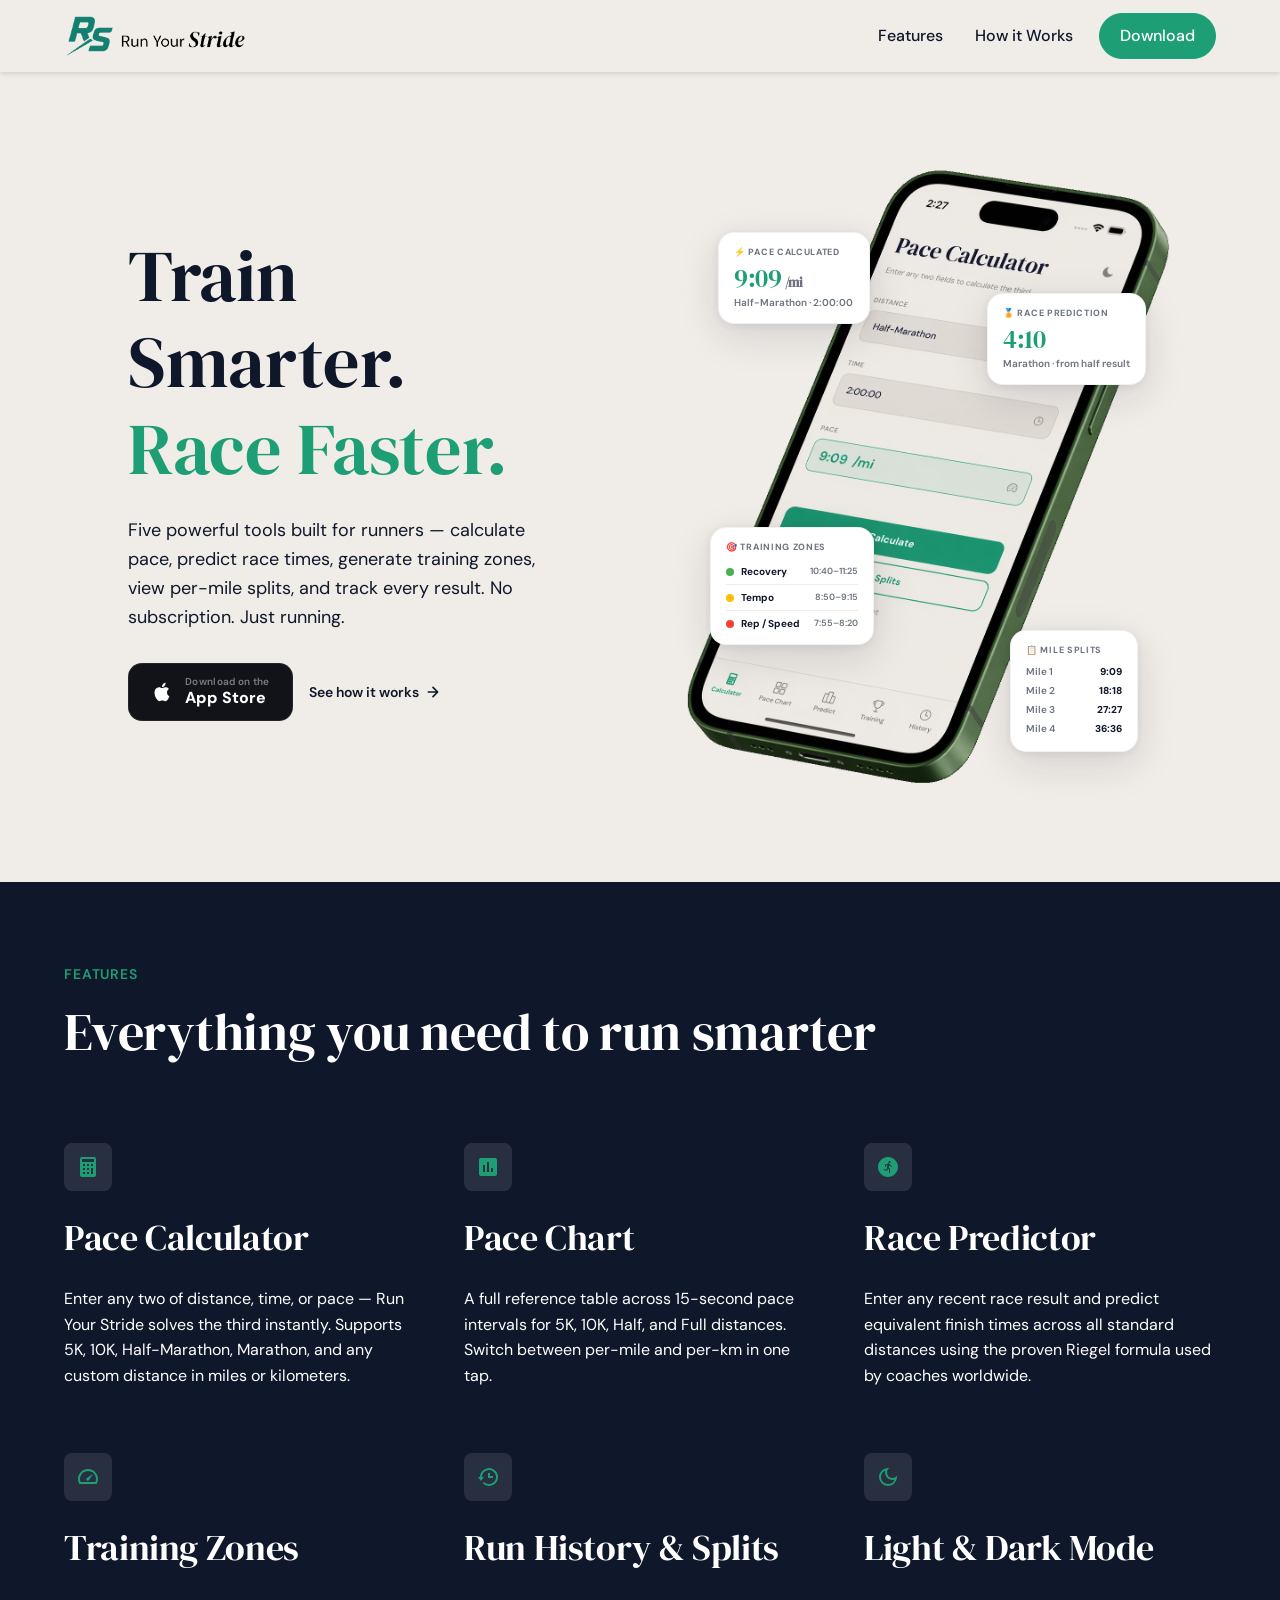
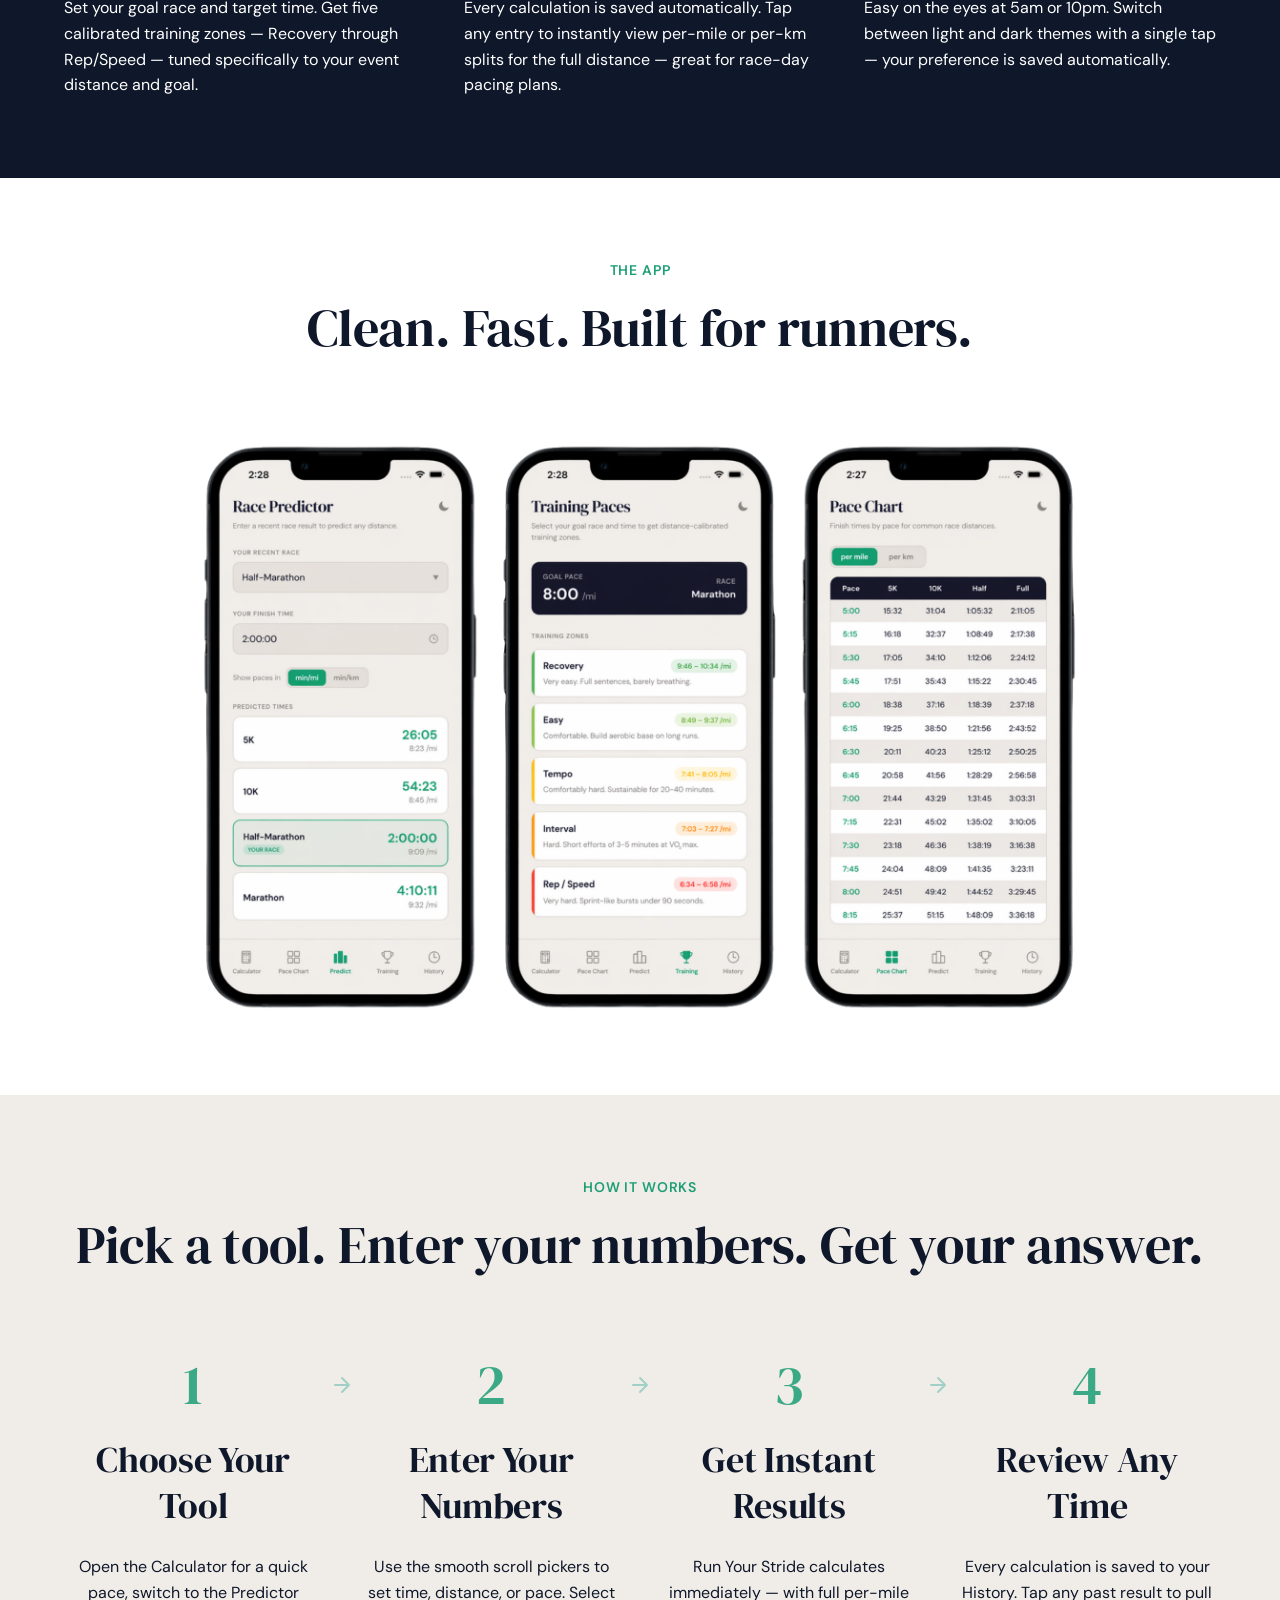
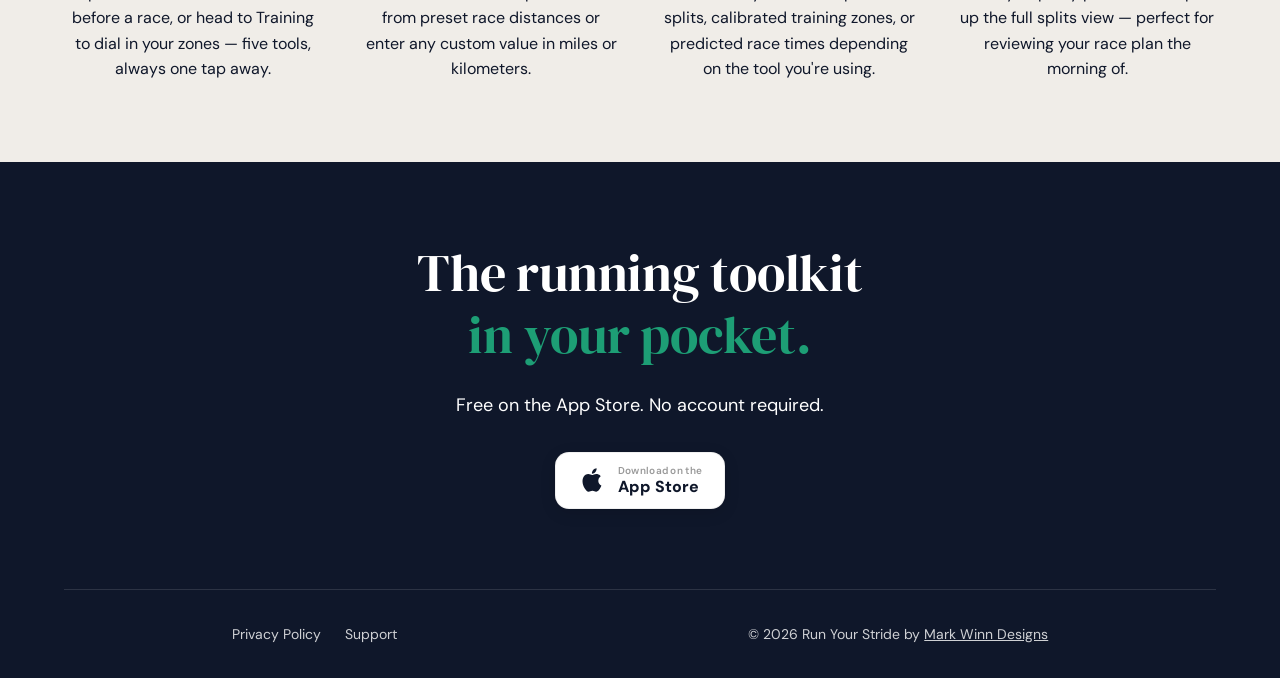
<file: index.html>
<!DOCTYPE html>
<html lang="en">
<head>
  <meta charset="UTF-8">
  <meta name="viewport" content="width=device-width, initial-scale=1.0">
  <title>Run Your Stride — Free Running Pace Calculator App for iPhone</title>
  <!-- Google tag (gtag.js) -->
  <script async src="https://www.googletagmanager.com/gtag/js?id=G-GBW9GCYMW4"></script>
  <script>
    window.dataLayer = window.dataLayer || [];
    function gtag(){dataLayer.push(arguments);}
    gtag('js', new Date());
    gtag('config', 'G-GBW9GCYMW4');
  </script>

  <!-- Primary SEO -->
  <meta name="description" content="Free iPhone app for runners. Calculate pace, predict race times, build training zones, view splits, and track every result. No account required.">
  <meta name="keywords" content="running pace calculator, race time predictor, marathon pace calculator, half marathon calculator, training zones, running app, pace chart, mile splits">
  <link rel="canonical" href="https://runyourstride.com/">
  <link rel="sitemap" type="application/xml" href="/sitemap.xml">

  <!-- Open Graph -->
  <meta property="og:type"        content="website">
  <meta property="og:url"         content="https://runyourstride.com/">
  <meta property="og:site_name"   content="Run Your Stride">
  <meta property="og:title"       content="Run Your Stride — Free Running Pace Calculator App for iPhone">
  <meta property="og:description" content="Five powerful tools for runners — pace calculator, race predictor, training zones, pace chart, and run history with splits. Free. No account required.">
  <meta property="og:image"       content="https://runyourstride.com/images/opengraph.png">
  <meta property="og:image:width"  content="1200">
  <meta property="og:image:height" content="630">

  <!-- Twitter Card -->
  <meta name="twitter:card"        content="summary_large_image">
  <meta name="twitter:title"       content="Run Your Stride — Free Running Pace Calculator App for iPhone">
  <meta name="twitter:description" content="Five powerful tools for runners — pace calculator, race predictor, training zones, pace chart, and run history with splits. Free. No account required.">
  <meta name="twitter:image"       content="https://runyourstride.com/images/opengraph.png">

  <meta name="theme-color" content="#1d9e75">
  <link rel="icon" href="images/favicon-32.png" type="image/png">
  <link rel="apple-touch-icon" href="images/apple-touch-icon.png">

  <link rel="preconnect" href="https://fonts.googleapis.com">
  <link rel="preconnect" href="https://fonts.gstatic.com" crossorigin>
  <link href="https://fonts.googleapis.com/css2?family=DM+Serif+Display:ital@0;1&family=DM+Sans:wght@400;500;600;700&display=swap" rel="stylesheet">

  <style>
    *, *::before, *::after { box-sizing: border-box; margin: 0; padding: 0; }
    html { scroll-behavior: smooth; }

    :root {
      --teal:   #1d9e75;
      --teal-d: #178a60;
      --dark:   #0f172a;
      --cream-l: #f0ede8;
      --cream:  #f0ede8;
      --gray:   #0f172a;
      --white:  #ffffff;
    }

    body {
      font-family: 'DM Sans', sans-serif;
      background: var(--cream-l);
      color: var(--gray);
      font-size: 1rem;
      line-height: 1.5;
      -webkit-font-smoothing: antialiased;
      -moz-osx-font-smoothing: grayscale;
    }

    h1, h2, h3, h4 {
      font-family: 'DM Serif Display', serif;
      margin: 0;
      line-height: 1.2;
    }

    /* Heading scale */
    h1 { font-size: 4.5rem;  font-weight: 400; letter-spacing: -.02rem; }
    h2 { font-size: 3.25rem; font-weight: 400; letter-spacing: -.015rem; }
    h3 { font-size: 2.75rem; font-weight: 400; letter-spacing: -.01rem; }

    p  { margin-bottom: 0; }
    a  { text-decoration: none; color: inherit; }
    img { max-width: 100%; display: block; }

    /* ── NAV ── */
    .navbar {
      position: sticky;
      top: 0;
      z-index: 100;
      background: var(--cream-l);
      box-shadow: 0 2px 5px rgba(0,0,0,0.12);
      min-height: 4.5rem;
      padding-left: 5%;
      padding-right: 5%;
      display: flex;
      align-items: center;
    }
    .navbar-container {
      display: flex;
      justify-content: space-between;
      align-items: center;
      width: 100%;
    }
    .navbar-logo {
      display: flex;
      align-items: center;
      gap: 16px;
      text-decoration: none;
      padding: 5px 0;
    }
    .navbar-logo img {
      height: 44px;
      width: auto;
    }
    .navbar-menu {
      display: flex;
      align-items: center;
      gap: 0;
      list-style: none;
      margin-left: 1.5rem;
    }
    .navbar-menu a {
      display: block;
      padding: 1.5rem 1rem;
      font-size: 1rem;
      font-weight: 500;
      color: var(--gray);
      transition: opacity 0.2s;
    }
    .navbar-menu a:hover { opacity: 0.6; }
    .navbar-cta {
      border: 1px solid var(--teal);
      background: var(--teal);
      color: var(--white) !important;
      padding: 10px 20px !important;
      border-radius: 25px;
      font-weight: 500;
      margin-left: 10px;
      transition: background 0.2s, border-color 0.2s;
    }
    .navbar-cta:hover { background: var(--teal-d) !important; border-color: var(--teal-d) !important; opacity: 1 !important; }

    /* ── HERO ── */
    .section-header {
      background: var(--cream-l);
      padding-left: 5%;
      padding-right: 5%;
      min-height: 90vh;
      display: grid;
      grid-template-columns: 1fr 1fr;
      grid-column-gap: 0;
      align-items: center;
    }
    .hero-content {
      max-width: 35rem;
      margin-left: 5vw;
      margin-right: 5rem;
    }
    .hero-content h1 {
      color: var(--gray);
    }
    .hero-content h1.accent { color: var(--teal); }
    .hero-content h1 .accent { color: var(--teal); }
    .hero-content p {
      font-size: 1.125rem;
      color: var(--gray);
      line-height: 1.6;
      margin-top: 1.5rem;
      margin-bottom: 0;
    }
    .hero-actions {
      display: flex;
      align-items: center;
      gap: 1rem;
      flex-wrap: wrap;
      margin-top: 2rem;
    }
    .hero-image-wrapper {
      overflow: visible;
      display: flex;
      justify-content: center;
      align-items: center;
    }

    /* Store badges */
    .store-badge {
      display: inline-flex;
      align-items: center;
      gap: 12px;
      border-radius: 14px;
      padding: 13px 22px;
      text-decoration: none;
      transition: opacity 0.2s, transform 0.15s;
    }
    .store-badge.dark {
      background: #111318;
      border: 1.5px solid rgba(255,255,255,0.08);
    }
    .store-badge.dark .badge-sub  { color: rgba(255,255,255,0.45); }
    .store-badge.dark .badge-name { color: #fff; }
    .store-badge.dark svg { fill: #fff; }
    .store-badge.light {
      background: var(--white);
      border: 1.5px solid rgba(0,0,0,0.06);
      box-shadow: 0 4px 16px rgba(0,0,0,0.12);
    }
    .store-badge.light .badge-sub  { color: #999; }
    .store-badge.light .badge-name { color: var(--dark); }
    .store-badge.light svg { fill: var(--dark); }
    .store-badge:hover { opacity: 0.85; transform: translateY(-1px); }
    .badge-text { display: flex; flex-direction: column; align-items: flex-start; }
    .badge-sub  { font-size: 10px; font-weight: 600; letter-spacing: 0.3px; line-height: 1; margin-bottom: 2px; }
    .badge-name { font-size: 16px; font-weight: 800; line-height: 1.1; }

    .btn-link {
      display: inline-flex;
      align-items: center;
      gap: 6px;
      font-size: 14px;
      font-weight: 600;
      color: var(--gray);
      transition: color 0.2s;
    }
    .btn-link:hover { color: var(--gray); }
    .btn-link svg { transition: transform 0.2s; }
    .btn-link:hover svg { transform: translateX(3px); }

    /* ── HERO CLUSTER (phone + floating cards) ── */
    .stride-cluster {
      position: relative;
      display: inline-block;
      max-width: 500px;
    }
    .hero-phone {
      object-fit: contain;
      width: auto;
      height: 85vh;
      max-height: 60rem;
      display: block;
    }
    .stride-card {
      position: absolute;
      background: #fff;
      border-radius: 16px;
      box-shadow: 0 12px 40px rgba(26,26,46,0.13), 0 2px 8px rgba(26,26,46,0.07);
      padding: 13px 15px;
      z-index: 10;
      border: 1px solid rgba(15,23,42,0.06);
      min-width: 152px;
      font-family: 'DM Sans', sans-serif;
    }
    .stride-card-label {
      font-size: 9px;
      font-weight: 700;
      text-transform: uppercase;
      letter-spacing: 0.7px;
      color: #6b7280;
      margin-bottom: 5px;
    }
    .stride-card-value {
      font-family: 'DM Serif Display', serif;
      font-size: 26px;
      font-weight: 400;
      color: var(--dark);
      line-height: 1;
      letter-spacing: -0.3px;
    }
    .stride-card-value.teal { color: var(--teal); }
    .stride-card-sub { font-size: 10px; font-weight: 600; color: #6b7280; margin-top: 4px; }
    .stride-zone-row { display: flex; align-items: center; gap: 7px; padding: 5px 0; border-bottom: 1px solid var(--cream); }
    .stride-zone-row:last-child { border-bottom: none; padding-bottom: 0; }
    .stride-zone-dot { width: 8px; height: 8px; border-radius: 50%; flex-shrink: 0; }
    .stride-zone-name { font-size: 10px; font-weight: 700; color: var(--dark); flex: 1; }
    .stride-zone-pace { font-size: 9px; font-weight: 600; color: #6b7280; }
    .stride-split-row { display: flex; justify-content: space-between; font-size: 10px; padding: 2px 0; }
    .stride-split-label { color: #6b7280; font-weight: 600; }
    .stride-split-val   { font-weight: 800; color: var(--dark); }
    .stride-card-pace    { top: 18%;    left: 40px;  }
    .stride-card-zones   { bottom: 28%; left: 32px;  }
    .stride-card-predict { top: 26%;    right: 32px; }
    .stride-card-splits  { bottom: 14%; right: 40px; }

    /* ── SHARED SECTION STRUCTURE ── */
    .padding-global { padding-left: 5%; padding-right: 5%; }
    .container-large { width: 100%; max-width: 80rem; margin-left: auto; margin-right: auto; }
    .padding-section-medium { padding-top: 5rem; padding-bottom: 5rem; }

    .text-style-tagline {
      color: var(--teal);
      text-transform: uppercase;
      font-weight: 600;
      font-size: .875rem;
      letter-spacing: .06em;
      display: inline-block;
      margin-bottom: 1rem;
    }
    .section-heading {
      font-size: 3.25rem;
      font-weight: 400;
      letter-spacing: -.015rem;
      line-height: 1.2;
      font-family: 'DM Serif Display', serif;
      margin-bottom: 5rem;
    }
    .section-heading .accent { color: var(--teal); }

    /* ── FEATURES ── */
    .section-features { background: var(--dark); color: #fff; }
    .section-features .section-heading { color: #fff; margin-bottom: 0; }
    .features-header { margin-bottom: 5rem; }
    .features-grid {
      display: grid;
      grid-template-columns: 1fr 1fr 1fr;
      grid-column-gap: 3rem;
      grid-row-gap: 4rem;
      place-items: start;
    }
    .feature-item {
      flex-direction: column;
      align-items: flex-start;
      width: 100%;
      display: flex;
    }
    .feature-icon-wrap {
      display: inline-block;
      margin-bottom: 1.5rem;
    }
    .icon-box {
      width: 3rem;
      height: 3rem;
      background: rgba(15,155,142,0.18);
      border-radius: 8px;
      display: flex;
      align-items: center;
      justify-content: center;
      color: var(--teal);
    }
    .section-features .icon-box {
      background: rgba(255,255,255,0.1);
      color: var(--teal);
    }
    .feature-item h3 {
      font-size: 2.25rem;
      font-weight: 400;
      letter-spacing: -.0225rem;
      line-height: 1.3;
      color: #fff;
      margin-bottom: 1.5rem;
    }
    .feature-item p {
      font-size: 1rem;
      color: #ffffff;
      line-height: 1.6;
      font-weight: 400;
    }

    /* ── SHOWCASE ── */
    .section-showcase { background: var(--white); }
    .section-showcase .section-heading { color: var(--gray); margin-bottom: 0; }
    .showcase-header { text-align: center; margin-bottom: 5rem; }
    .cta31-image-wrapper {
      border-radius: 8px;
      width: 100%;
      overflow: hidden;
    }
    .cta31-image {
      aspect-ratio: 2;
      object-fit: contain;
      width: 100%;
      height: 100%;
      display: block;
    }

    /* ── HOW IT WORKS ── */
    .section-how { background: var(--cream-l); }
    .how-header { text-align: center; margin-bottom: 5rem; }
    .how-header .section-heading { color: var(--gray); margin-bottom: 0; }
    .steps-grid {
      display: grid;
      grid-template-columns: 1fr 2.5rem 1fr 2.5rem 1fr 2.5rem 1fr;
      grid-column-gap: 0;
      grid-row-gap: 4rem;
      place-items: start center;
    }
    .step-item {
      text-align: center;
      width: 100%;
    }
    .step-number {
      font-family: 'DM Serif Display', serif;
      font-size: 3.5rem;
      font-weight: 400;
      color: var(--teal);
      line-height: 1;
      margin-bottom: 1.5rem;
      opacity: 0.85;
    }
    .step-connector {
      display: flex;
      align-items: flex-start;
      justify-content: center;
      padding-top: 1rem;
      color: rgba(15,155,142,0.35);
    }
    .step-item h3 {
      font-size: 2.25rem;
      font-weight: 400;
      letter-spacing: -.0225rem;
      line-height: 1.3;
      color: var(--gray);
      margin-bottom: 1.5rem;
    }
    .step-item p {
      font-size: 1rem;
      color: var(--gray);
      line-height: 1.6;
    }

    /* ── CTA ── */
    .section-cta { background: var(--dark); color: #fff; }
    .cta-inner {
      text-align: center;
      max-width: 48rem;
      margin-left: auto;
      margin-right: auto;
    }
    .cta-inner h2 {
      font-size: 3.25rem;
      font-weight: 400;
      letter-spacing: -.015rem;
      line-height: 1.2;
      color: #fff;
      margin-bottom: 1.5rem;
    }
    .cta-inner h2 .accent { color: var(--teal); }
    .cta-inner p {
      font-size: 1.125rem;
      color: #ffffff;
      margin-bottom: 2rem;
      line-height: 1.6;
    }
    .cta-badge-wrap { display: flex; justify-content: center; }

    /* ── FOOTER ── */
    .site-footer {
      background: var(--dark);
      color: #fff;
      padding-left: 5%;
      padding-right: 5%;
    }
    .footer-divider {
      width: 100%;
      height: 1px;
      background: rgba(255,255,255,0.12);
    }
    .footer-bottom {
      padding-top: 2rem;
      padding-bottom: 2rem;
      display: flex;
      justify-content: space-around;
      align-items: center;
      flex-wrap: wrap;
      gap: 1rem;
    }
    .footer-legal {
      display: flex;
      gap: 1.5rem;
      list-style: none;
    }
    .footer-legal a {
      font-size: .875rem;
      color: rgba(255,255,255,0.8);
      text-decoration: none;
      transition: color 0.2s;
    }
    .footer-legal a:hover { color: #fff; }
    .footer-credit {
      font-size: .875rem;
      color: rgba(255,255,255,0.8);
      display: flex;
      gap: 4px;
    }
    .footer-credit a { text-decoration: underline; color: rgba(255,255,255,0.8); }
    .footer-credit a:hover { color: #fff; }

    /* ── FADE-IN ANIMATIONS ── */
    .fade-in {
      opacity: 0;
      transform: translateY(24px);
      transition: opacity 0.6s ease, transform 0.6s ease;
    }
    .fade-in.visible {
      opacity: 1;
      transform: translateY(0);
    }
    .fade-in-delay-1 { transition-delay: 0.1s; }
    .fade-in-delay-2 { transition-delay: 0.2s; }
    .fade-in-delay-3 { transition-delay: 0.3s; }
    .fade-in-delay-4 { transition-delay: 0.4s; }
    .fade-in-delay-5 { transition-delay: 0.5s; }

    /* ── RESPONSIVE ── */
    @media screen and (max-width: 991px) {
      h1 { font-size: 3.25rem; }
      h2 { font-size: 2.75rem; }
      .section-heading { font-size: 2.75rem; }
      .cta-inner h2 { font-size: 2.75rem; }
      .section-header { grid-template-columns: 1fr 1fr; min-height: auto; padding-top: 4rem; padding-bottom: 4rem; }
      .hero-content { margin-left: 0; margin-right: 2rem; max-width: none; }
      .hero-phone { height: 70vh; max-height: 45rem; }
      .features-grid { grid-template-columns: 1fr 1fr; grid-row-gap: 3rem; }
      .steps-grid { grid-template-columns: 1fr 1fr; }
      .step-connector { display: none; }
      .feature-item h3, .step-item h3 { font-size: 1.75rem; }
    }

    /* ── HAMBURGER ── */
    .nav-hamburger {
      display: none;
      flex-direction: column;
      justify-content: center;
      gap: 5px;
      background: none;
      border: none;
      cursor: pointer;
      padding: 8px;
      margin-left: auto;
    }
    .nav-hamburger span {
      display: block;
      width: 24px;
      height: 2px;
      background: var(--gray);
      border-radius: 2px;
      transition: transform 0.25s, opacity 0.25s;
    }
    .nav-hamburger.open span:nth-child(1) { transform: translateY(7px) rotate(45deg); }
    .nav-hamburger.open span:nth-child(2) { opacity: 0; }
    .nav-hamburger.open span:nth-child(3) { transform: translateY(-7px) rotate(-45deg); }

    @media screen and (max-width: 767px) {
      .nav-hamburger { display: flex; }
      .navbar-menu {
        display: none;
        position: absolute;
        top: 100%;
        left: 0;
        right: 0;
        background: var(--cream-l);
        flex-direction: column;
        padding: 1rem 5%;
        box-shadow: 0 8px 24px rgba(0,0,0,0.1);
        gap: 0;
      }
      .navbar-menu.open { display: flex; }
      .navbar-menu li { width: 100%; }
      .navbar-menu a { padding: 1rem 0; border-bottom: 1px solid rgba(0,0,0,0.06); }
      .navbar-menu li:last-child a { border-bottom: none; }
      .navbar-cta { border-radius: 0 !important; padding: 1rem 0 !important; background: none !important; border: none !important; color: var(--teal) !important; margin-left: 0 !important; font-weight: 600 !important; }
      .section-header {
        grid-template-columns: 1fr;
        text-align: center;
        padding-top: 3rem;
        padding-bottom: 3rem;
      }
      .hero-content { margin: 0 auto; max-width: 100%; }
      .hero-actions { justify-content: center; }
      .hero-image-wrapper { margin-top: 2rem; }
      .stride-cluster { max-width: 300px; }
      .hero-phone { height: auto; max-height: none; width: 100%; }
      .stride-card { padding: 9px 11px; min-width: 120px; }
      .stride-card-value { font-size: 18px; }
      .stride-card-pace    { top: 6px;    left: 4px;  }
      .stride-card-zones   { bottom: 28px; left: 2px;  }
      .stride-card-predict { top: 16px;   right: 2px; }
      .stride-card-splits  { bottom: 14px; right: 4px; }
      .features-grid { grid-template-columns: 1fr; grid-row-gap: 2rem; }
      .steps-grid { grid-template-columns: 1fr 1fr; }
      .feature-item h3, .step-item h3 { font-size: 1.5rem; }
    }

    @media screen and (max-width: 479px) {
      h1 { font-size: 2.5rem; }
      .section-heading { font-size: 2rem; }
      .cta-inner h2 { font-size: 2rem; }
      .steps-grid { grid-template-columns: 1fr; }
      .hero-actions { flex-direction: column; align-items: center; }
      .footer-bottom { flex-direction: column; align-items: flex-start; }
      .stride-card-zones, .stride-card-predict { display: none; }
    }
  </style>

  <!-- Structured Data -->
  <script type="application/ld+json">
  [
    {
      "@context": "https://schema.org",
      "@type": "MobileApplication",
      "name": "Run Your Stride",
      "description": "Five powerful tools for runners — pace calculator, race predictor, training zones, pace chart, and run history with splits. Free. No account required.",
      "operatingSystem": "iOS",
      "applicationCategory": "SportsApplication",
      "offers": {
        "@type": "Offer",
        "price": "0",
        "priceCurrency": "USD"
      },
      "downloadUrl": "https://apps.apple.com/us/app/run-your-stride/id6763099712",
      "url": "https://runyourstride.com/",
      "author": {
        "@type": "Person",
        "name": "Mark Winn",
        "url": "https://www.markwinndesigns.com/"
      }
    },
    {
      "@context": "https://schema.org",
      "@type": "WebSite",
      "name": "Run Your Stride",
      "url": "https://runyourstride.com/"
    }
  ]
  </script>
</head>
<body>

  <!-- NAV -->
  <nav class="navbar">
    <div class="navbar-container">
      <a href="/" class="navbar-logo">
        <img src="images/nav-logo.png" alt="Run Your Stride">
      </a>
      <ul class="navbar-menu" id="navbar-menu">
        <li><a href="#features" onclick="closeMenu()">Features</a></li>
        <li><a href="#how-it-works" onclick="closeMenu()">How it Works</a></li>
        <li><a href="https://apps.apple.com/us/app/run-your-stride/id6763099712" target="_blank" class="navbar-cta">Download</a></li>
      </ul>
      <button class="nav-hamburger" id="nav-hamburger" onclick="toggleMenu()" aria-label="Toggle menu">
        <span></span><span></span><span></span>
      </button>
    </div>
  </nav>

  <!-- HERO -->
  <header class="section-header padding-global">
    <div class="hero-content">
      <h1>Train Smarter.</h1>
      <h1 class="accent">Race Faster.</h1>
      <p>Five powerful tools built for runners — calculate pace, predict race times, generate training zones, view per-mile splits, and track every result. No subscription. Just running.</p>
      <div class="hero-actions">
        <a href="https://apps.apple.com/us/app/run-your-stride/id6763099712" target="_blank" class="store-badge dark">
          <svg width="22" height="22" viewBox="0 0 24 24" fill="currentColor"><path d="M18.71 19.5c-.83 1.24-1.71 2.45-3.05 2.47-1.34.03-1.77-.79-3.29-.79-1.53 0-2 .77-3.27.82-1.31.05-2.3-1.32-3.14-2.53C4.25 17 2.94 12.45 4.7 9.39c.87-1.52 2.43-2.48 4.12-2.51 1.28-.02 2.5.87 3.29.87.78 0 2.26-1.07 3.8-.91.65.03 2.47.26 3.64 1.98-.09.06-2.17 1.28-2.15 3.81.03 3.02 2.65 4.03 2.68 4.04-.03.07-.42 1.44-1.38 2.83M13 3.5c.73-.83 1.94-1.46 2.94-1.5.13 1.17-.34 2.35-1.04 3.19-.69.85-1.83 1.51-2.95 1.42-.15-1.15.41-2.35 1.05-3.11z"/></svg>
          <div class="badge-text">
            <span class="badge-sub">Download on the</span>
            <span class="badge-name">App Store</span>
          </div>
        </a>
        <a href="#how-it-works" class="btn-link">
          See how it works
          <svg width="16" height="16" viewBox="0 0 24 24" fill="none" stroke="currentColor" stroke-width="2.5" stroke-linecap="round" stroke-linejoin="round"><path d="M5 12h14M12 5l7 7-7 7"/></svg>
        </a>
      </div>
    </div>
    <div class="hero-image-wrapper">
      <div class="stride-cluster">
        <img
          src="images/hero-phone-new.png"
          alt="Run Your Stride app on iPhone"
          class="hero-phone"
          loading="eager">
        <div class="stride-card stride-card-pace">
          <div class="stride-card-label">⚡ Pace Calculated</div>
          <div class="stride-card-value teal">9:09<span style="font-size:13px;font-weight:600;color:#6b7280;"> /mi</span></div>
          <div class="stride-card-sub">Half-Marathon · 2:00:00</div>
        </div>
        <div class="stride-card stride-card-zones" style="min-width:164px;">
          <div class="stride-card-label">🎯 Training Zones</div>
          <div class="stride-zone-row"><div class="stride-zone-dot" style="background:#4CAF50;"></div><div class="stride-zone-name">Recovery</div><div class="stride-zone-pace">10:40–11:25</div></div>
          <div class="stride-zone-row"><div class="stride-zone-dot" style="background:#FFC107;"></div><div class="stride-zone-name">Tempo</div><div class="stride-zone-pace">8:50–9:15</div></div>
          <div class="stride-zone-row"><div class="stride-zone-dot" style="background:#F44336;"></div><div class="stride-zone-name">Rep / Speed</div><div class="stride-zone-pace">7:55–8:20</div></div>
        </div>
        <div class="stride-card stride-card-predict">
          <div class="stride-card-label">🏅 Race Prediction</div>
          <div class="stride-card-value teal">4:10</div>
          <div class="stride-card-sub">Marathon · from half result</div>
        </div>
        <div class="stride-card stride-card-splits" style="min-width:128px;">
          <div class="stride-card-label">📋 Mile Splits</div>
          <div class="stride-split-row"><span class="stride-split-label">Mile 1</span><span class="stride-split-val">9:09</span></div>
          <div class="stride-split-row"><span class="stride-split-label">Mile 2</span><span class="stride-split-val">18:18</span></div>
          <div class="stride-split-row"><span class="stride-split-label">Mile 3</span><span class="stride-split-val">27:27</span></div>
          <div class="stride-split-row"><span class="stride-split-label">Mile 4</span><span class="stride-split-val">36:36</span></div>
        </div>
      </div>
    </div>
  </header>

  <!-- FEATURES -->
  <section class="section-features padding-global" id="features">
    <div class="container-large padding-section-medium">
      <div class="features-header fade-in">
        <div class="text-style-tagline">Features</div>
        <h2 class="section-heading">Everything you need to run smarter</h2>
      </div>
      <div class="features-grid">
        <div class="feature-item fade-in fade-in-delay-1">
          <div class="feature-icon-wrap"><div class="icon-box"><svg width="24" height="24" viewBox="0 0 24 24" fill="currentColor"><path d="M6 22h12a2 2 0 0 0 2-2V4a2 2 0 0 0-2-2H6a2 2 0 0 0-2 2v16a2 2 0 0 0 2 2zm3-3H7v-2h2v2zm0-4H7v-2h2v2zm0-4H7V9h2v2zm4 8h-2v-2h2v2zm0-4h-2v-2h2v2zm0-4h-2V9h2v2zm4 8h-2v-6h2v6zm0-8h-2V9h2v2zM6 4h12v3H6V4z"/></svg></div></div>
          <h3>Pace Calculator</h3>
          <p>Enter any two of distance, time, or pace — Run Your Stride solves the third instantly. Supports 5K, 10K, Half-Marathon, Marathon, and any custom distance in miles or kilometers.</p>
        </div>
        <div class="feature-item fade-in fade-in-delay-2">
          <div class="feature-icon-wrap"><div class="icon-box"><svg width="24" height="24" viewBox="0 0 24 24" fill="currentColor"><path d="M19 3H5c-1.1 0-2 .9-2 2v14c0 1.1.9 2 2 2h14c1.1 0 2-.9 2-2V5c0-1.1-.9-2-2-2M9 17H7v-7h2zm4 0h-2V7h2zm4 0h-2v-4h2z"/></svg></div></div>
          <h3>Pace Chart</h3>
          <p>A full reference table across 15-second pace intervals for 5K, 10K, Half, and Full distances. Switch between per-mile and per-km in one tap.</p>
        </div>
        <div class="feature-item fade-in fade-in-delay-3">
          <div class="feature-icon-wrap"><div class="icon-box"><svg width="24" height="24" viewBox="0 0 24 24" fill="currentColor"><path d="M12 2C6.48 2 2 6.48 2 12s4.48 10 10 10s10-4.48 10-10S17.52 2 12 2m1.5 4c.55 0 1 .45 1 1s-.45 1-1 1s-1-.45-1-1s.45-1 1-1m1.91 5.91c-.71-.2-1.63-.74-2.32-1.66l-.41 2.35l1.19 1.3c.08.08.13.2.13.32v3.28c0 .28-.22.5-.5.5s-.5-.22-.5-.5v-3.08l-1.11-1.21l-.43 2.15c-.05.27-.32.45-.59.39l-2.78-.57a.5.5 0 0 1-.39-.59c.06-.27.32-.44.59-.39l2.29.47l.96-4.89l-1.54.57v1.15c0 .28-.22.5-.5.5s-.5-.22-.5-.5V10c0-.21.13-.4.33-.47l2.95-1.09a1 1 0 0 1 1.25.51c.65 1.35 1.55 1.85 2.1 2c.22.05.37.23.37.45v.04c0 .31-.29.55-.59.47"/></svg></div></div>
          <h3>Race Predictor</h3>
          <p>Enter any recent race result and predict equivalent finish times across all standard distances using the proven Riegel formula used by coaches worldwide.</p>
        </div>
        <div class="feature-item fade-in fade-in-delay-1">
          <div class="feature-icon-wrap"><div class="icon-box"><svg width="24" height="24" viewBox="0 0 24 24" fill="currentColor"><path d="M12 4C6.486 4 2 8.486 2 14a9.9 9.9 0 0 0 1.051 4.445c.17.34.516.555.895.555h16.107c.379 0 .726-.215.896-.555A9.9 9.9 0 0 0 22 14c0-5.514-4.486-10-10-10m7.41 13H4.59A7.9 7.9 0 0 1 4 14c0-4.411 3.589-8 8-8s8 3.589 8 8a7.9 7.9 0 0 1-.59 3"/><path d="M10.939 12.939a1.53 1.53 0 0 0 0 2.561a1.53 1.53 0 0 0 2.121-.44l3.962-6.038a.03.03 0 0 0 0-.035a.033.033 0 0 0-.045-.01z"/></svg></div></div>
          <h3>Training Zones</h3>
          <p>Set your goal race and target time. Get five calibrated training zones — Recovery through Rep/Speed — tuned specifically to your event distance and goal.</p>
        </div>
        <div class="feature-item fade-in fade-in-delay-2">
          <div class="feature-icon-wrap"><div class="icon-box"><svg width="24" height="24" viewBox="0 0 24 24" fill="currentColor"><path d="M12 8v5h5v-2h-3V8z"/><path d="M21.292 8.497a9 9 0 0 0-1.928-2.862a9 9 0 0 0-4.55-2.452a9.1 9.1 0 0 0-3.626 0a8.97 8.97 0 0 0-4.552 2.453a9 9 0 0 0-1.928 2.86A9 9 0 0 0 4 12l.001.025H2L5 16l3-3.975H6.001L6 12a6.96 6.96 0 0 1 1.195-3.913a7.1 7.1 0 0 1 1.891-1.892a7 7 0 0 1 2.503-1.054a7.003 7.003 0 0 1 8.269 5.445a7.1 7.1 0 0 1 0 2.824a6.9 6.9 0 0 1-1.054 2.503c-.25.371-.537.72-.854 1.036a7.1 7.1 0 0 1-2.225 1.501a7 7 0 0 1-1.313.408a7.1 7.1 0 0 1-2.823 0a7 7 0 0 1-2.501-1.053a7 7 0 0 1-1.037-.855l-1.414 1.414A9 9 0 0 0 13 21a9.1 9.1 0 0 0 3.503-.707a9 9 0 0 0 3.959-3.26A8.97 8.97 0 0 0 22 12a8.9 8.9 0 0 0-.708-3.503"/></svg></div></div>
          <h3>Run History &amp; Splits</h3>
          <p>Every calculation is saved automatically. Tap any entry to instantly view per-mile or per-km splits for the full distance — great for race-day pacing plans.</p>
        </div>
        <div class="feature-item fade-in fade-in-delay-3">
          <div class="feature-icon-wrap"><div class="icon-box"><svg width="24" height="24" viewBox="0 0 24 24" fill="currentColor"><path d="M9.37 5.51A7.4 7.4 0 0 0 9.1 7.5c0 4.08 3.32 7.4 7.4 7.4c.68 0 1.35-.09 1.99-.27A7.01 7.01 0 0 1 12 19c-3.86 0-7-3.14-7-7c0-2.93 1.81-5.45 4.37-6.49M12 3a9 9 0 1 0 9 9c0-.46-.04-.92-.1-1.36a5.39 5.39 0 0 1-4.4 2.26a5.403 5.403 0 0 1-3.14-9.8c-.44-.06-.9-.1-1.36-.1"/></svg></div></div>
          <h3>Light &amp; Dark Mode</h3>
          <p>Easy on the eyes at 5am or 10pm. Switch between light and dark themes with a single tap — your preference is saved automatically.</p>
        </div>
      </div>
    </div>
  </section>

  <!-- SHOWCASE -->
  <section class="section-showcase padding-global">
    <div class="container-large padding-section-medium">
      <div class="showcase-header fade-in">
        <div class="text-style-tagline">The App</div>
        <h2 class="section-heading">Clean. Fast. Built for runners.</h2>
      </div>
      <div class="cta31-image-wrapper fade-in fade-in-delay-2">
        <img
          src="images/app-showcase-new.png"
          alt="Run Your Stride app screens"
          class="cta31-image"
          loading="lazy">
      </div>
    </div>
  </section>

  <!-- HOW IT WORKS -->
  <section class="section-how padding-global" id="how-it-works">
    <div class="container-large padding-section-medium">
      <div class="how-header fade-in">
        <div class="text-style-tagline">How it Works</div>
        <h2 class="section-heading">Pick a tool. Enter your numbers. Get your answer.</h2>
      </div>
      <div class="steps-grid">
        <div class="step-item">
          <div class="step-number">1</div>
          <h3>Choose Your Tool</h3>
          <p>Open the Calculator for a quick pace, switch to the Predictor before a race, or head to Training to dial in your zones — five tools, always one tap away.</p>
        </div>
        <div class="step-connector">
          <svg width="24" height="24" viewBox="0 0 24 24" fill="none" stroke="currentColor" stroke-width="2" stroke-linecap="round" stroke-linejoin="round"><path d="M5 12h14M12 5l7 7-7 7"/></svg>
        </div>
        <div class="step-item">
          <div class="step-number">2</div>
          <h3>Enter Your Numbers</h3>
          <p>Use the smooth scroll pickers to set time, distance, or pace. Select from preset race distances or enter any custom value in miles or kilometers.</p>
        </div>
        <div class="step-connector">
          <svg width="24" height="24" viewBox="0 0 24 24" fill="none" stroke="currentColor" stroke-width="2" stroke-linecap="round" stroke-linejoin="round"><path d="M5 12h14M12 5l7 7-7 7"/></svg>
        </div>
        <div class="step-item">
          <div class="step-number">3</div>
          <h3>Get Instant Results</h3>
          <p>Run Your Stride calculates immediately — with full per-mile splits, calibrated training zones, or predicted race times depending on the tool you're using.</p>
        </div>
        <div class="step-connector">
          <svg width="24" height="24" viewBox="0 0 24 24" fill="none" stroke="currentColor" stroke-width="2" stroke-linecap="round" stroke-linejoin="round"><path d="M5 12h14M12 5l7 7-7 7"/></svg>
        </div>
        <div class="step-item">
          <div class="step-number">4</div>
          <h3>Review Any Time</h3>
          <p>Every calculation is saved to your History. Tap any past result to pull up the full splits view — perfect for reviewing your race plan the morning of.</p>
        </div>
      </div>
    </div>
  </section>

  <!-- CTA -->
  <section class="section-cta padding-global" id="download">
    <div class="container-large padding-section-medium">
      <div class="cta-inner fade-in">
        <h2>The running toolkit<br><span class="accent">in your pocket.</span></h2>
        <p>Free on the App Store. No account required.</p>
        <div class="cta-badge-wrap">
          <a href="https://apps.apple.com/us/app/run-your-stride/id6763099712" target="_blank" class="store-badge light">
            <svg width="28" height="28" viewBox="0 0 24 24" fill="currentColor"><path d="M18.71 19.5c-.83 1.24-1.71 2.45-3.05 2.47-1.34.03-1.77-.79-3.29-.79-1.53 0-2 .77-3.27.82-1.31.05-2.3-1.32-3.14-2.53C4.25 17 2.94 12.45 4.7 9.39c.87-1.52 2.43-2.48 4.12-2.51 1.28-.02 2.5.87 3.29.87.78 0 2.26-1.07 3.8-.91.65.03 2.47.26 3.64 1.98-.09.06-2.17 1.28-2.15 3.81.03 3.02 2.65 4.03 2.68 4.04-.03.07-.42 1.44-1.38 2.83M13 3.5c.73-.83 1.94-1.46 2.94-1.5.13 1.17-.34 2.35-1.04 3.19-.69.85-1.83 1.51-2.95 1.42-.15-1.15.41-2.35 1.05-3.11z"/></svg>
            <div class="badge-text">
              <span class="badge-sub">Download on the</span>
              <span class="badge-name">App Store</span>
            </div>
          </a>
        </div>
      </div>
    </div>
  </section>

  <!-- FOOTER -->
  <footer class="site-footer">
    <div class="footer-divider"></div>
    <div class="footer-bottom">
      <ul class="footer-legal">
        <li><a href="privacy.html">Privacy Policy</a></li>
        <li><a href="support.html">Support</a></li>
      </ul>
      <div class="footer-credit">
        <span>© 2026 Run Your Stride by</span>
        <a href="https://www.markwinndesigns.com/" target="_blank">Mark Winn Designs</a>
      </div>
    </div>
  </footer>

  <script>
    function toggleMenu() {
      document.getElementById('navbar-menu').classList.toggle('open');
      document.getElementById('nav-hamburger').classList.toggle('open');
    }
    function closeMenu() {
      document.getElementById('navbar-menu').classList.remove('open');
      document.getElementById('nav-hamburger').classList.remove('open');
    }

    const observer = new IntersectionObserver((entries) => {
      entries.forEach(e => {
        if (e.isIntersecting) {
          e.target.classList.add('visible');
          observer.unobserve(e.target);
        }
      });
    }, { threshold: 0.12 });
    document.querySelectorAll('.fade-in').forEach(el => observer.observe(el));
  </script>

</body>
</html>
</file>
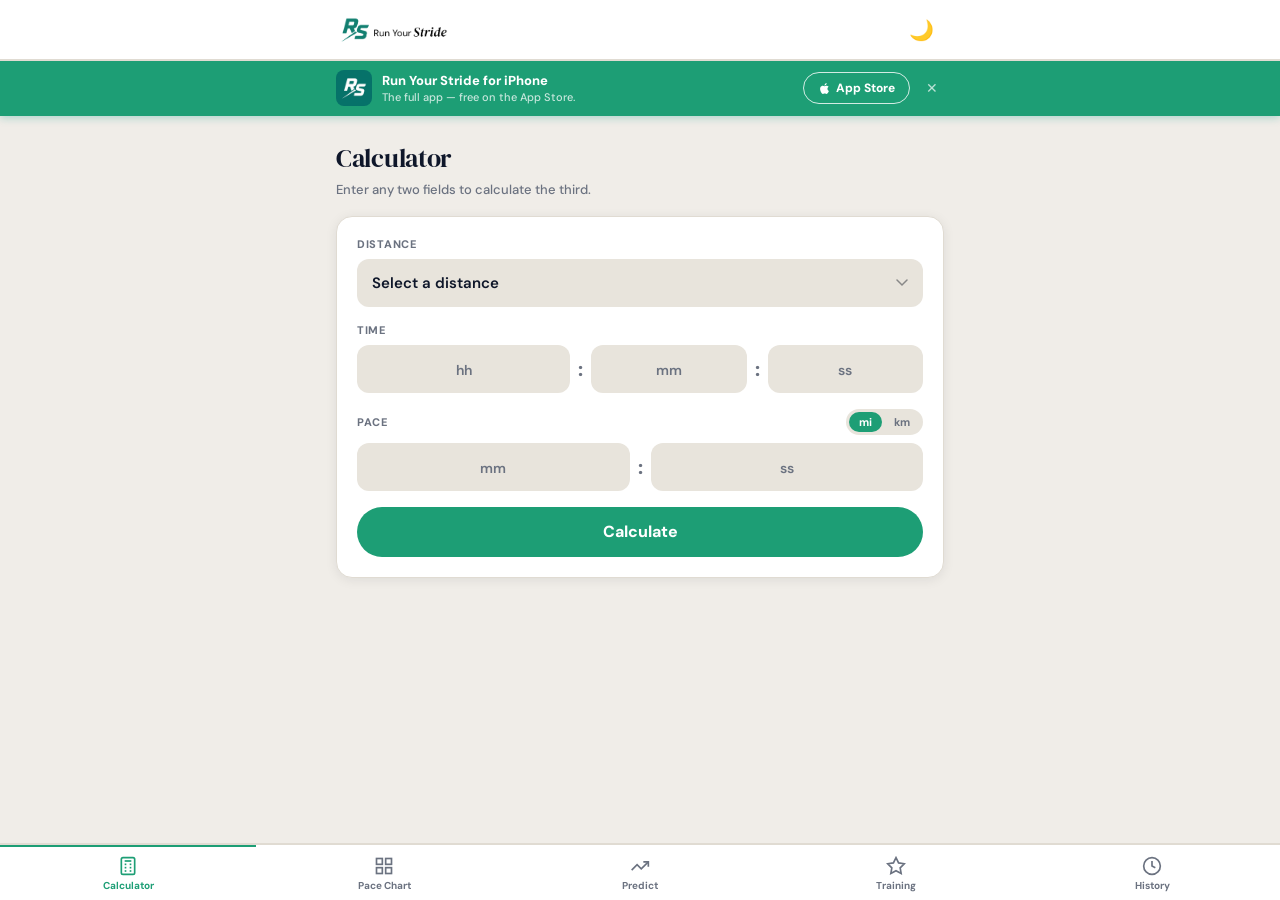
<file: calculator.html>
<!DOCTYPE html>
<html lang="en" data-theme="light">
<head>
  <meta charset="UTF-8">
  <meta name="viewport" content="width=device-width, initial-scale=1.0">
  <title>Run Your Stride — Running Calculator</title>
  <!-- Google tag (gtag.js) -->
  <script async src="https://www.googletagmanager.com/gtag/js?id=G-GBW9GCYMW4"></script>
  <script>
    window.dataLayer = window.dataLayer || [];
    function gtag(){dataLayer.push(arguments);}
    gtag('js', new Date());
    gtag('config', 'G-GBW9GCYMW4');
  </script>
  <link rel="preconnect" href="https://fonts.googleapis.com">
  <link rel="preconnect" href="https://fonts.gstatic.com" crossorigin>
  <link rel="icon" href="images/favicon-32.png" type="image/png">
  <link rel="apple-touch-icon" href="images/apple-touch-icon.png">
  <link href="https://fonts.googleapis.com/css2?family=DM+Serif+Display:ital@0;1&family=DM+Sans:wght@400;500;600;700;800&display=swap" rel="stylesheet">
  <link rel="stylesheet" href="style.css">
</head>
<body>

  <!-- Header -->
  <header class="app-header">
    <div class="header-inner">
      <a href="index.html" class="header-logo">
        <img src="./images/nav-logo.png" alt="Run Your Stride">
      </a>
      <button class="theme-btn" id="themeBtn" onclick="app.toggleTheme()">🌙</button>
    </div>
  </header>

  <!-- App Banner -->
  <div id="app-banner" class="app-banner" style="display:none;">
    <div class="app-banner-inner">
      <img src="./images/apple-touch-icon.png" alt="Run Your Stride" class="app-banner-icon">
      <div class="app-banner-text">
        <span class="app-banner-title">Run Your Stride for iPhone</span>
        <span class="app-banner-sub">The full app — free on the App Store.</span>
      </div>
      <a href="https://apps.apple.com/us/app/run-your-stride/id6763099712" target="_blank" class="app-banner-btn" aria-label="Download on the App Store">
        <svg width="13" height="13" viewBox="0 0 24 24" fill="currentColor"><path d="M18.71 19.5c-.83 1.24-1.71 2.45-3.05 2.47-1.34.03-1.77-.79-3.29-.79-1.53 0-2 .77-3.27.82-1.31.05-2.3-1.32-3.14-2.53C4.25 17 2.94 12.45 4.7 9.39c.87-1.52 2.43-2.48 4.12-2.51 1.28-.02 2.5.87 3.29.87.78 0 2.26-1.07 3.8-.91.65.03 2.47.26 3.64 1.98-.09.06-2.17 1.28-2.15 3.81.03 3.02 2.65 4.03 2.68 4.04-.03.07-.42 1.44-1.38 2.83M13 3.5c.73-.83 1.94-1.46 2.94-1.5.13 1.17-.34 2.35-1.04 3.19-.69.85-1.83 1.51-2.95 1.42-.15-1.15.41-2.35 1.05-3.11z"/></svg>
        App Store
      </a>
      <button class="app-banner-close" onclick="appBanner.dismiss()" aria-label="Dismiss">✕</button>
    </div>
  </div>

  <!-- Tab Nav -->
  <nav class="tab-nav">
    <button class="tab-btn active" data-tab="calculator" onclick="app.switchTab('calculator')">
      <svg class="tab-icon" viewBox="0 0 24 24" fill="none" stroke="currentColor" stroke-width="2"><rect x="4" y="2" width="16" height="20" rx="2"/><line x1="8" y1="6" x2="16" y2="6"/><line x1="8" y1="10" x2="10" y2="10"/><line x1="14" y1="10" x2="16" y2="10"/><line x1="8" y1="14" x2="10" y2="14"/><line x1="14" y1="14" x2="16" y2="14"/><line x1="8" y1="18" x2="10" y2="18"/><line x1="14" y1="18" x2="16" y2="18"/></svg>
      <span class="tab-label">Calculator</span>
    </button>
    <button class="tab-btn" data-tab="chart" onclick="app.switchTab('chart')">
      <svg class="tab-icon" viewBox="0 0 24 24" fill="none" stroke="currentColor" stroke-width="2"><rect x="3" y="3" width="7" height="7"/><rect x="14" y="3" width="7" height="7"/><rect x="3" y="14" width="7" height="7"/><rect x="14" y="14" width="7" height="7"/></svg>
      <span class="tab-label">Pace Chart</span>
    </button>
    <button class="tab-btn" data-tab="predictor" onclick="app.switchTab('predictor')">
      <svg class="tab-icon" viewBox="0 0 24 24" fill="none" stroke="currentColor" stroke-width="2"><polyline points="22 7 13.5 15.5 8.5 10.5 2 17"/><polyline points="16 7 22 7 22 13"/></svg>
      <span class="tab-label">Predict</span>
    </button>
    <button class="tab-btn" data-tab="training" onclick="app.switchTab('training')">
      <svg class="tab-icon" viewBox="0 0 24 24" fill="none" stroke="currentColor" stroke-width="2"><path d="M12 2l3.09 6.26L22 9.27l-5 4.87 1.18 6.88L12 17.77l-6.18 3.25L7 14.14 2 9.27l6.91-1.01L12 2z"/></svg>
      <span class="tab-label">Training</span>
    </button>
    <button class="tab-btn" data-tab="history" onclick="app.switchTab('history')">
      <svg class="tab-icon" viewBox="0 0 24 24" fill="none" stroke="currentColor" stroke-width="2"><circle cx="12" cy="12" r="10"/><polyline points="12 6 12 12 16 14"/></svg>
      <span class="tab-label">History</span>
    </button>
  </nav>

  <!-- Main -->
  <main class="app-main">

    <!-- ── CALCULATOR ─────────────────────────────────────────────────────── -->
    <section id="tab-calculator" class="tab-section active">
      <div class="section-header">
        <h2>Calculator</h2>
        <p class="section-sub">Enter any two fields to calculate the third.</p>
      </div>

      <div class="card">
        <!-- Distance -->
        <div class="field-group">
          <label class="field-label">Distance</label>
          <select id="race-distance" class="field-select" onchange="calculator.setDistance()">
            <option value="">Select a distance</option>
            <option value="3.10686">5K</option>
            <option value="6.21371">10K</option>
            <option value="13.1094">Half-Marathon</option>
            <option value="26.2188">Marathon</option>
            <option value="other">Other (miles)</option>
          </select>
          <input type="number" id="distance-amount" class="field-input mt-8" placeholder="Enter distance in miles" style="display:none;" oninput="calculator.onInput()">
        </div>

        <!-- Time -->
        <div class="field-group">
          <label class="field-label">Time</label>
          <div class="time-row">
            <input type="number" id="time-hours"   class="time-input" placeholder="hh" min="0" oninput="calculator.onInput()">
            <span class="time-sep">:</span>
            <input type="number" id="time-minutes" class="time-input" placeholder="mm" min="0" max="59" oninput="calculator.onInput()">
            <span class="time-sep">:</span>
            <input type="number" id="time-seconds" class="time-input" placeholder="ss" min="0" max="59" oninput="calculator.onInput()">
          </div>
        </div>

        <!-- Pace -->
        <div class="field-group">
          <label class="field-label">
            Pace
            <span class="inline-toggle">
              <button class="unit-pill active" id="calcUnitMi" onclick="calculator.setPaceUnit('mi')">mi</button>
              <button class="unit-pill"        id="calcUnitKm" onclick="calculator.setPaceUnit('km')">km</button>
            </span>
          </label>
          <div class="time-row">
            <input type="number" id="pace-minutes" class="time-input wide" placeholder="mm" min="0" oninput="calculator.onInput()">
            <span class="time-sep">:</span>
            <input type="number" id="pace-seconds" class="time-input wide" placeholder="ss" min="0" max="59" oninput="calculator.onInput()">
          </div>
        </div>

        <button class="btn-primary full-width mt-16" onclick="calculator.calculate()">Calculate</button>
        <button class="btn-outline full-width mt-8"  id="splitsBtn" onclick="calculator.showSplits()" style="display:none;">View Splits</button>
        <button class="btn-ghost   full-width mt-4"  id="resetBtn"  onclick="calculator.reset()"      style="display:none;">Reset</button>
      </div>
    </section>

    <!-- ── PACE CHART ──────────────────────────────────────────────────────── -->
    <section id="tab-chart" class="tab-section">
      <div class="section-header">
        <h2>Pace Chart</h2>
        <p class="section-sub">Finish times by pace for common distances.</p>
      </div>
      <div class="pill-row">
        <button class="pill-btn active" id="chartUnitMi" onclick="paceChart.setUnit('mi')">per mile</button>
        <button class="pill-btn"        id="chartUnitKm" onclick="paceChart.setUnit('km')">per km</button>
      </div>
      <div class="card table-card">
        <table class="pace-table">
          <thead>
            <tr><th>Pace</th><th>5K</th><th>10K</th><th>Half</th><th>Full</th></tr>
          </thead>
          <tbody id="paceTableBody"></tbody>
        </table>
      </div>
    </section>

    <!-- ── PREDICTOR ───────────────────────────────────────────────────────── -->
    <section id="tab-predictor" class="tab-section">
      <div class="section-header">
        <h2>Race Predictor</h2>
        <p class="section-sub">Predict finish times from a recent race using the Riegel formula.</p>
      </div>
      <div class="card">
        <div class="field-group">
          <label class="field-label">Your Recent Race</label>
          <select id="predictor-distance" class="field-select" onchange="predictor.calculate()">
            <option value="">Select a distance</option>
            <option value="5">5K</option>
            <option value="10">10K</option>
            <option value="21.0975">Half-Marathon</option>
            <option value="42.195">Marathon</option>
          </select>
        </div>
        <div class="field-group">
          <label class="field-label">Your Finish Time</label>
          <div class="time-row">
            <input type="number" id="pred-hours"   class="time-input" placeholder="hh" min="0" oninput="predictor.calculate()">
            <span class="time-sep">:</span>
            <input type="number" id="pred-minutes" class="time-input" placeholder="mm" min="0" max="59" oninput="predictor.calculate()">
            <span class="time-sep">:</span>
            <input type="number" id="pred-seconds" class="time-input" placeholder="ss" min="0" max="59" oninput="predictor.calculate()">
          </div>
        </div>
      </div>
      <div id="predictor-results" style="display:none;">
        <div class="results-header">
          <span class="results-label">Predicted Times</span>
          <span class="inline-toggle">
            <button class="unit-pill active" id="predUnitMi" onclick="predictor.setUnit('mi')">mi</button>
            <button class="unit-pill"        id="predUnitKm" onclick="predictor.setUnit('km')">km</button>
          </span>
        </div>
        <div id="predictor-cards"></div>
      </div>
    </section>

    <!-- ── TRAINING ────────────────────────────────────────────────────────── -->
    <section id="tab-training" class="tab-section">
      <div class="section-header">
        <h2>Training Zones</h2>
        <p class="section-sub">Distance-calibrated training paces based on your goal race.</p>
      </div>
      <div class="card">
        <div class="field-group">
          <label class="field-label">Goal Race</label>
          <select id="training-race" class="field-select" onchange="training.calculate()">
            <option value="">Select a race</option>
            <option value="5k">5K</option>
            <option value="10k">10K</option>
            <option value="half">Half-Marathon</option>
            <option value="full">Marathon</option>
          </select>
        </div>
        <div class="field-group">
          <label class="field-label">Goal Time</label>
          <div class="time-row">
            <input type="number" id="train-hours"   class="time-input" placeholder="hh" min="0" oninput="training.calculate()">
            <span class="time-sep">:</span>
            <input type="number" id="train-minutes" class="time-input" placeholder="mm" min="0" max="59" oninput="training.calculate()">
            <span class="time-sep">:</span>
            <input type="number" id="train-seconds" class="time-input" placeholder="ss" min="0" max="59" oninput="training.calculate()">
          </div>
        </div>
      </div>
      <div id="training-results" style="display:none;">
        <div class="results-header">
          <span class="results-label">Training Zones</span>
          <span class="inline-toggle">
            <button class="unit-pill active" id="trainUnitMi" onclick="training.setUnit('mi')">mi</button>
            <button class="unit-pill"        id="trainUnitKm" onclick="training.setUnit('km')">km</button>
          </span>
        </div>
        <div id="training-zone-cards"></div>
      </div>
    </section>

    <!-- ── HISTORY ─────────────────────────────────────────────────────────── -->
    <section id="tab-history" class="tab-section">
      <div class="section-header">
        <div class="section-header-row">
          <h2>History</h2>
          <button class="btn-ghost-sm" onclick="historyTab.clearAll()">Clear All</button>
        </div>
        <p class="section-sub">Your recent pace calculations.</p>
      </div>
      <div id="history-list"></div>
      <div id="history-empty" class="empty-state" style="display:none;">
        No calculations saved yet.<br>Head to the Calculator to get started.
      </div>
    </section>

  </main>

  <!-- Splits Modal -->
  <div id="splits-modal" class="modal-overlay" style="display:none;" onclick="calculator.hideSplits()">
    <div class="modal-sheet" onclick="event.stopPropagation()">
      <div class="modal-titlebar">
        <span class="modal-title">Mile Splits</span>
        <button class="modal-close" onclick="calculator.hideSplits()">✕</button>
      </div>
      <div id="splits-content" class="splits-body"></div>
    </div>
  </div>

  <!-- Error Modal -->
  <div id="error-modal" class="modal-overlay" style="display:none;" onclick="app.closeError()">
    <div class="modal-sheet modal-sm" onclick="event.stopPropagation()">
      <p id="error-message" class="error-msg"></p>
      <button class="btn-primary full-width" onclick="app.closeError()">OK</button>
    </div>
  </div>

  <script src="script.js"></script>
</body>
</html>
</file>
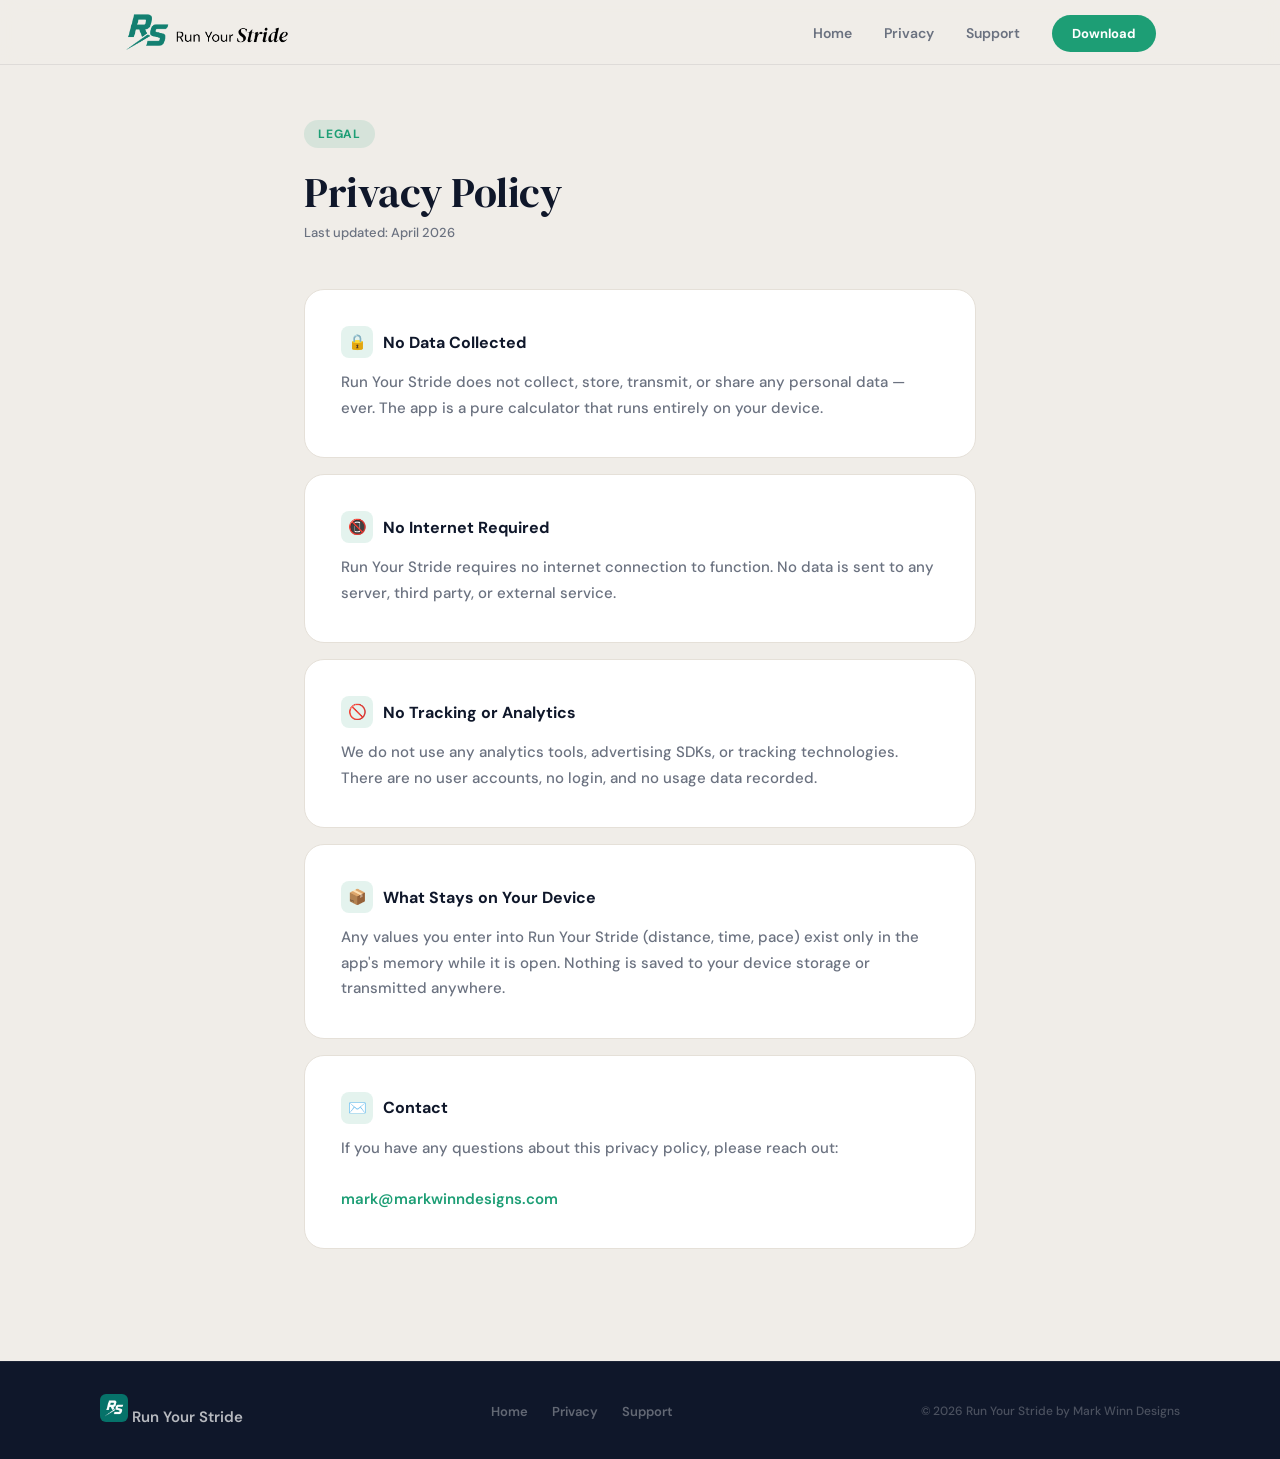
<file: privacy.html>
<!DOCTYPE html>
<html lang="en">
<head>
  <meta charset="UTF-8">
  <meta name="viewport" content="width=device-width, initial-scale=1.0">
  <title>Privacy Policy — Run Your Stride</title>
  <!-- Google tag (gtag.js) -->
  <script async src="https://www.googletagmanager.com/gtag/js?id=G-GBW9GCYMW4"></script>
  <script>
    window.dataLayer = window.dataLayer || [];
    function gtag(){dataLayer.push(arguments);}
    gtag('js', new Date());
    gtag('config', 'G-GBW9GCYMW4');
  </script>
  <link rel="icon" href="images/favicon-32.png" type="image/png">
  <link rel="apple-touch-icon" href="images/apple-touch-icon.png">
  <link rel="preconnect" href="https://fonts.googleapis.com">
  <link rel="preconnect" href="https://fonts.gstatic.com" crossorigin>
  <link href="https://fonts.googleapis.com/css2?family=DM+Serif+Display:ital@0;1&family=DM+Sans:wght@400;500;600;700&display=swap" rel="stylesheet">
  <style>
    *, *::before, *::after { box-sizing: border-box; margin: 0; padding: 0; }
    :root { --teal:#1d9e75; --teal-d:#178a60; --dark:#0f172a; --cream:#f0ede8; --cream-d:#e5e0d8; --gray:#6b7280; --white:#fff; }
    html { scroll-behavior: smooth; }
    body { font-family: 'DM Sans', sans-serif; background: var(--cream); color: var(--dark); -webkit-font-smoothing: antialiased; }
    h1 { font-family: 'DM Serif Display', serif; }
    h2, h3 { font-family: 'DM Sans', sans-serif; }
    a { text-decoration: none; color: inherit; }

    nav {
      position: fixed; top: 0; left: 0; right: 0; z-index: 100;
      background: rgba(240,237,232,0.92); backdrop-filter: blur(12px);
      border-bottom: 1px solid rgba(15,23,42,0.08);
    }
    .nav-inner {
      max-width: 1080px; margin: 0 auto; padding: 0 24px;
      height: 64px; display: flex; align-items: center; justify-content: space-between;
    }
    .nav-logo img { height: 40px; width: auto; display: block; }
    .nav-links { display: flex; align-items: center; gap: 32px; list-style: none; }
    .nav-links a { font-size: 14px; font-weight: 600; color: var(--gray); transition: color 0.2s; }
    .nav-links a:hover { color: var(--dark); }
    .nav-cta { background: var(--teal); color: var(--white) !important; padding: 10px 20px; border-radius: 25px; font-size: 13px !important; font-weight: 700 !important; }
    .nav-cta:hover { background: var(--teal-d) !important; }

    .page-content {
      max-width: 720px; margin: 0 auto;
      padding: 120px 24px 96px;
    }
    .page-badge {
      display: inline-flex; align-items: center; gap: 6px;
      background: rgba(29,158,117,0.12); color: var(--teal);
      font-size: 12px; font-weight: 700; letter-spacing: 0.8px;
      text-transform: uppercase; padding: 6px 14px; border-radius: 25px; margin-bottom: 20px;
    }
    .page-content h1 {
      font-size: clamp(28px, 5vw, 42px); font-weight: 400;
      letter-spacing: -0.5px; margin-bottom: 8px; line-height: 1.15;
    }
    .updated { font-size: 13px; color: var(--gray); font-weight: 500; margin-bottom: 48px; }

    .policy-block {
      background: var(--white); border-radius: 20px; padding: 36px;
      margin-bottom: 16px; border: 1px solid var(--cream-d);
    }
    .policy-block h2 {
      font-size: 16px; font-weight: 700; color: var(--dark); margin-bottom: 12px;
      display: flex; align-items: center; gap: 10px;
    }
    .policy-block h2 .icon {
      width: 32px; height: 32px; background: rgba(29,158,117,0.12);
      border-radius: 8px; display: flex; align-items: center; justify-content: center; font-size: 15px;
      flex-shrink: 0;
    }
    .policy-block p, .policy-block li {
      font-size: 15px; color: var(--gray); line-height: 1.7; font-weight: 500;
    }
    .policy-block ul { padding-left: 20px; margin-top: 8px; }
    .policy-block li { margin-bottom: 6px; }
    .policy-block a { color: var(--teal); font-weight: 600; }
    .policy-block a:hover { text-decoration: underline; }

    footer {
      border-top: 1px solid rgba(255,255,255,0.06);
      background: var(--dark); padding: 32px 24px;
    }
    .footer-inner {
      max-width: 1080px; margin: 0 auto;
      display: flex; align-items: center; justify-content: space-between; flex-wrap: wrap; gap: 16px;
    }
    .footer-logo img { width: 28px; height: 28px; border-radius: 6px; object-fit: cover; }
    .footer-logo span { font-size: 15px; font-weight: 600; color: rgba(255,255,255,0.7); }
    .footer-links { display: flex; gap: 24px; list-style: none; }
    .footer-links a { font-size: 13px; font-weight: 600; color: rgba(255,255,255,0.35); transition: color 0.2s; }
    .footer-links a:hover { color: rgba(255,255,255,0.7); }
    .footer-copy { font-size: 12px; color: rgba(255,255,255,0.25); font-weight: 500; }

    @media (max-width: 768px) { .nav-links { display: none; } .footer-inner { flex-direction: column; align-items: flex-start; } }
  </style>
</head>
<body>

  <nav>
    <div class="nav-inner">
      <a href="index.html" class="nav-logo">
        <img src="./images/nav-logo.png" alt="Run Your Stride">
      </a>
      <ul class="nav-links">
        <li><a href="index.html">Home</a></li>
        <li><a href="privacy.html">Privacy</a></li>
        <li><a href="support.html">Support</a></li>
        <li><a href="https://apps.apple.com/us/app/run-your-stride/id6763099712" target="_blank" class="nav-cta">Download</a></li>
      </ul>
    </div>
  </nav>

  <div class="page-content">
    <div class="page-badge">Legal</div>
    <h1>Privacy Policy</h1>
    <p class="updated">Last updated: April 2026</p>

    <div class="policy-block">
      <h2><span class="icon">🔒</span> No Data Collected</h2>
      <p>Run Your Stride does not collect, store, transmit, or share any personal data — ever. The app is a pure calculator that runs entirely on your device.</p>
    </div>

    <div class="policy-block">
      <h2><span class="icon">📵</span> No Internet Required</h2>
      <p>Run Your Stride requires no internet connection to function. No data is sent to any server, third party, or external service.</p>
    </div>

    <div class="policy-block">
      <h2><span class="icon">🚫</span> No Tracking or Analytics</h2>
      <p>We do not use any analytics tools, advertising SDKs, or tracking technologies. There are no user accounts, no login, and no usage data recorded.</p>
    </div>

    <div class="policy-block">
      <h2><span class="icon">📦</span> What Stays on Your Device</h2>
      <p>Any values you enter into Run Your Stride (distance, time, pace) exist only in the app's memory while it is open. Nothing is saved to your device storage or transmitted anywhere.</p>
    </div>

    <div class="policy-block">
      <h2><span class="icon">✉️</span> Contact</h2>
      <p>If you have any questions about this privacy policy, please reach out:<br><br>
      <a href="mailto:mark@markwinndesigns.com">mark@markwinndesigns.com</a></p>
    </div>
  </div>

  <footer>
    <div class="footer-inner">
      <div class="footer-logo">
        <img src="./images/apple-touch-icon.png" alt="Run Your Stride">
        <span>Run Your Stride</span>
      </div>
      <ul class="footer-links">
        <li><a href="index.html">Home</a></li>
        <li><a href="privacy.html">Privacy</a></li>
        <li><a href="support.html">Support</a></li>
      </ul>
      <div class="footer-copy">© 2026 Run Your Stride by Mark Winn Designs</div>
    </div>
  </footer>

</body>
</html>
</file>
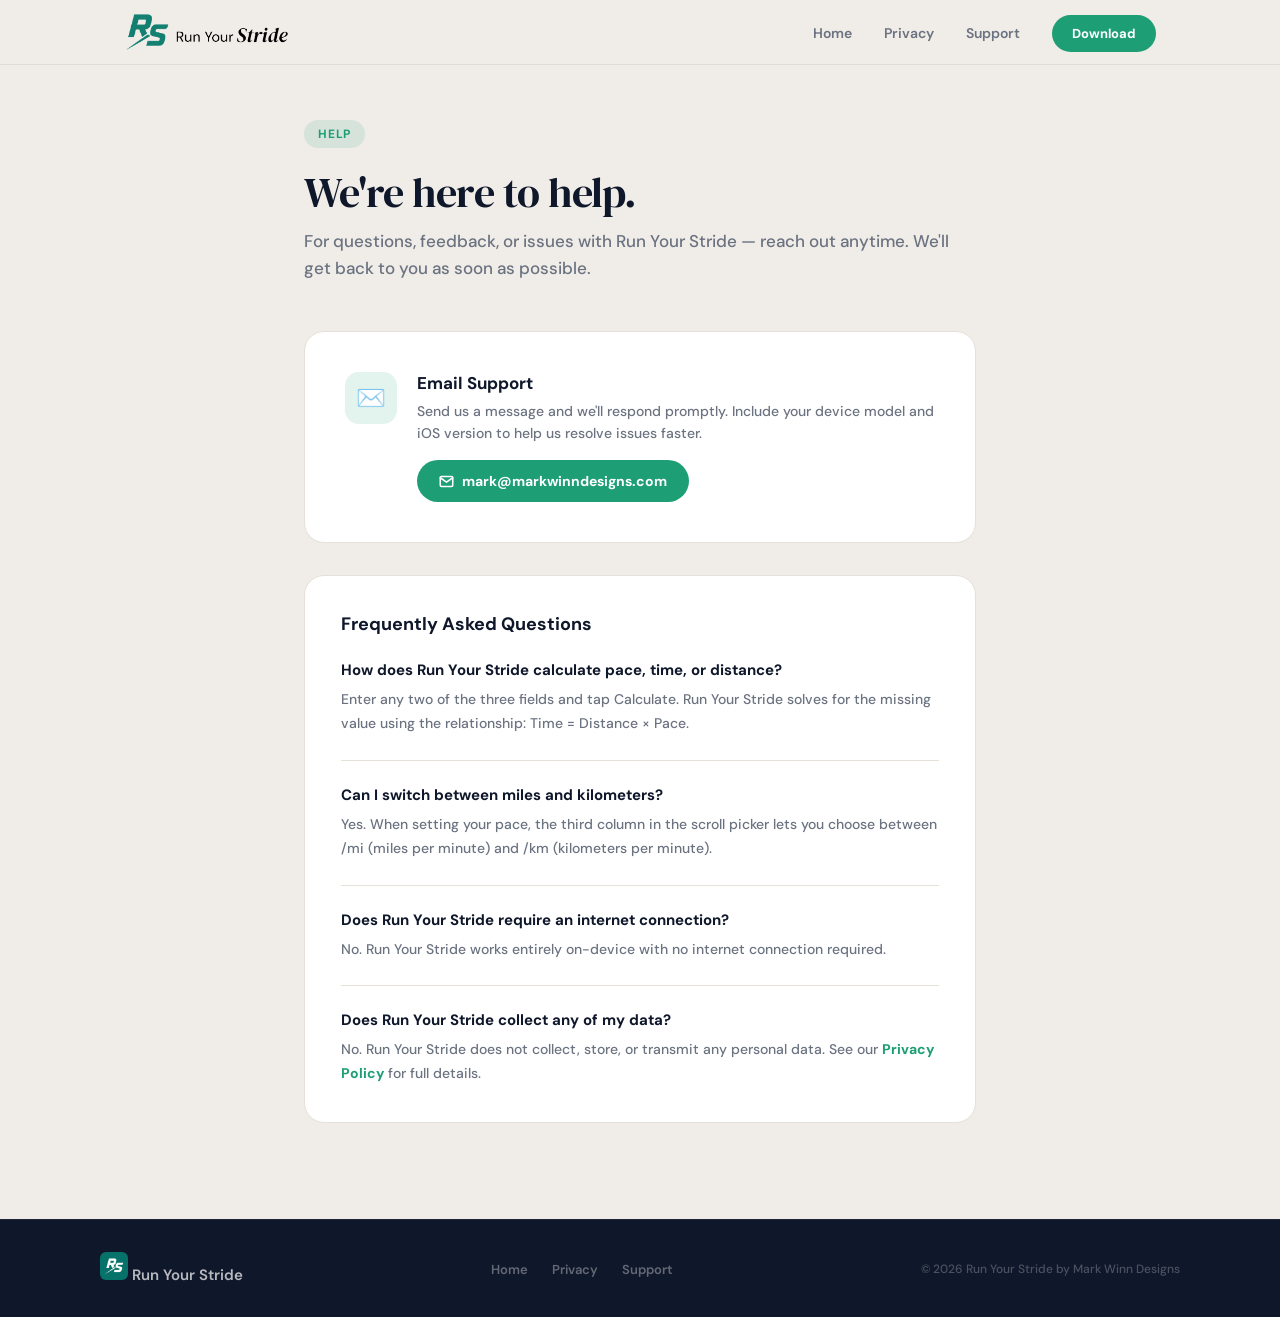
<file: support.html>
<!DOCTYPE html>
<html lang="en">
<head>
  <meta charset="UTF-8">
  <meta name="viewport" content="width=device-width, initial-scale=1.0">
  <title>Support — Run Your Stride</title>
  <!-- Google tag (gtag.js) -->
  <script async src="https://www.googletagmanager.com/gtag/js?id=G-GBW9GCYMW4"></script>
  <script>
    window.dataLayer = window.dataLayer || [];
    function gtag(){dataLayer.push(arguments);}
    gtag('js', new Date());
    gtag('config', 'G-GBW9GCYMW4');
  </script>
  <link rel="icon" href="images/favicon-32.png" type="image/png">
  <link rel="apple-touch-icon" href="images/apple-touch-icon.png">
  <link rel="preconnect" href="https://fonts.googleapis.com">
  <link rel="preconnect" href="https://fonts.gstatic.com" crossorigin>
  <link href="https://fonts.googleapis.com/css2?family=DM+Serif+Display:ital@0;1&family=DM+Sans:wght@400;500;600;700&display=swap" rel="stylesheet">
  <style>
    *, *::before, *::after { box-sizing: border-box; margin: 0; padding: 0; }
    :root { --teal:#1d9e75; --teal-d:#178a60; --dark:#0f172a; --cream:#f0ede8; --cream-d:#e5e0d8; --gray:#6b7280; --white:#fff; }
    html { scroll-behavior: smooth; }
    body { font-family: 'DM Sans', sans-serif; background: var(--cream); color: var(--dark); -webkit-font-smoothing: antialiased; }
    h1 { font-family: 'DM Serif Display', serif; }
    h2, h3 { font-family: 'DM Sans', sans-serif; }
    a { text-decoration: none; color: inherit; }

    nav {
      position: fixed; top: 0; left: 0; right: 0; z-index: 100;
      background: rgba(240,237,232,0.92); backdrop-filter: blur(12px);
      border-bottom: 1px solid rgba(15,23,42,0.08);
    }
    .nav-inner {
      max-width: 1080px; margin: 0 auto; padding: 0 24px;
      height: 64px; display: flex; align-items: center; justify-content: space-between;
    }
    .nav-logo img { height: 40px; width: auto; display: block; }
    .nav-links { display: flex; align-items: center; gap: 32px; list-style: none; }
    .nav-links a { font-size: 14px; font-weight: 600; color: var(--gray); transition: color 0.2s; }
    .nav-links a:hover { color: var(--dark); }
    .nav-cta { background: var(--teal); color: var(--white) !important; padding: 10px 20px; border-radius: 25px; font-size: 13px !important; font-weight: 700 !important; }
    .nav-cta:hover { background: var(--teal-d) !important; }

    .page-content {
      max-width: 720px; margin: 0 auto;
      padding: 120px 24px 96px;
    }
    .page-badge {
      display: inline-flex; align-items: center; gap: 6px;
      background: rgba(29,158,117,0.12); color: var(--teal);
      font-size: 12px; font-weight: 700; letter-spacing: 0.8px;
      text-transform: uppercase; padding: 6px 14px; border-radius: 25px; margin-bottom: 20px;
    }
    .page-content h1 {
      font-size: clamp(28px, 5vw, 42px); font-weight: 400;
      letter-spacing: -0.5px; margin-bottom: 12px; line-height: 1.15;
    }
    .page-content .lead {
      font-size: 17px; color: var(--gray); font-weight: 500;
      line-height: 1.6; margin-bottom: 48px;
    }

    .contact-card {
      background: var(--white); border-radius: 20px; padding: 40px;
      border: 1px solid var(--cream-d); margin-bottom: 16px;
      display: flex; align-items: flex-start; gap: 20px;
    }
    .contact-icon {
      width: 52px; height: 52px; flex-shrink: 0;
      background: rgba(29,158,117,0.12); border-radius: 14px;
      display: flex; align-items: center; justify-content: center; font-size: 24px;
    }
    .contact-card h2 { font-size: 17px; font-weight: 700; margin-bottom: 6px; }
    .contact-card p { font-size: 14px; color: var(--gray); font-weight: 500; line-height: 1.6; margin-bottom: 16px; }
    .contact-card a.email-link {
      display: inline-flex; align-items: center; gap: 8px;
      background: var(--teal); color: var(--white);
      font-size: 14px; font-weight: 700; padding: 12px 22px;
      border-radius: 25px; transition: background 0.2s;
    }
    .contact-card a.email-link:hover { background: var(--teal-d); }

    .faq-block {
      background: var(--white); border-radius: 20px; padding: 36px;
      border: 1px solid var(--cream-d); margin-top: 32px;
    }
    .faq-block h2 { font-size: 18px; font-weight: 700; margin-bottom: 24px; }
    .faq-item { margin-bottom: 24px; padding-bottom: 24px; border-bottom: 1px solid var(--cream-d); }
    .faq-item:last-child { margin-bottom: 0; padding-bottom: 0; border-bottom: none; }
    .faq-item h3 { font-size: 15px; font-weight: 700; margin-bottom: 8px; color: var(--dark); }
    .faq-item p { font-size: 14px; color: var(--gray); line-height: 1.7; font-weight: 500; }

    footer {
      border-top: 1px solid rgba(255,255,255,0.06);
      background: var(--dark); padding: 32px 24px;
    }
    .footer-inner {
      max-width: 1080px; margin: 0 auto;
      display: flex; align-items: center; justify-content: space-between; flex-wrap: wrap; gap: 16px;
    }
    .footer-logo img { width: 28px; height: 28px; border-radius: 6px; object-fit: cover; }
    .footer-logo span { font-size: 15px; font-weight: 600; color: rgba(255,255,255,0.7); }
    .footer-links { display: flex; gap: 24px; list-style: none; }
    .footer-links a { font-size: 13px; font-weight: 600; color: rgba(255,255,255,0.35); transition: color 0.2s; }
    .footer-links a:hover { color: rgba(255,255,255,0.7); }
    .footer-copy { font-size: 12px; color: rgba(255,255,255,0.25); font-weight: 500; }

    @media (max-width: 600px) { .contact-card { flex-direction: column; } .nav-links { display: none; } .footer-inner { flex-direction: column; align-items: flex-start; } }
  </style>
</head>
<body>

  <nav>
    <div class="nav-inner">
      <a href="index.html" class="nav-logo">
        <img src="./images/nav-logo.png" alt="Run Your Stride">
      </a>
      <ul class="nav-links">
        <li><a href="index.html">Home</a></li>
        <li><a href="privacy.html">Privacy</a></li>
        <li><a href="support.html">Support</a></li>
        <li><a href="https://apps.apple.com/us/app/run-your-stride/id6763099712" target="_blank" class="nav-cta">Download</a></li>
      </ul>
    </div>
  </nav>

  <div class="page-content">
    <div class="page-badge">Help</div>
    <h1>We're here to help.</h1>
    <p class="lead">For questions, feedback, or issues with Run Your Stride — reach out anytime. We'll get back to you as soon as possible.</p>

    <div class="contact-card">
      <div class="contact-icon">✉️</div>
      <div>
        <h2>Email Support</h2>
        <p>Send us a message and we'll respond promptly. Include your device model and iOS version to help us resolve issues faster.</p>
        <a href="mailto:mark@markwinndesigns.com" class="email-link">
          <svg width="15" height="15" viewBox="0 0 24 24" fill="none" stroke="currentColor" stroke-width="2.5" stroke-linecap="round" stroke-linejoin="round"><path d="M4 4h16c1.1 0 2 .9 2 2v12c0 1.1-.9 2-2 2H4c-1.1 0-2-.9-2-2V6c0-1.1.9-2 2-2z"/><polyline points="22,6 12,13 2,6"/></svg>
          mark@markwinndesigns.com
        </a>
      </div>
    </div>

    <div class="faq-block">
      <h2>Frequently Asked Questions</h2>

      <div class="faq-item">
        <h3>How does Run Your Stride calculate pace, time, or distance?</h3>
        <p>Enter any two of the three fields and tap Calculate. Run Your Stride solves for the missing value using the relationship: Time = Distance × Pace.</p>
      </div>

      <div class="faq-item">
        <h3>Can I switch between miles and kilometers?</h3>
        <p>Yes. When setting your pace, the third column in the scroll picker lets you choose between /mi (miles per minute) and /km (kilometers per minute).</p>
      </div>

      <div class="faq-item">
        <h3>Does Run Your Stride require an internet connection?</h3>
        <p>No. Run Your Stride works entirely on-device with no internet connection required.</p>
      </div>

      <div class="faq-item">
        <h3>Does Run Your Stride collect any of my data?</h3>
        <p>No. Run Your Stride does not collect, store, or transmit any personal data. See our <a href="privacy.html" style="color:var(--teal);font-weight:700;">Privacy Policy</a> for full details.</p>
      </div>
    </div>
  </div>

  <footer>
    <div class="footer-inner">
      <div class="footer-logo">
        <img src="./images/apple-touch-icon.png" alt="Run Your Stride">
        <span>Run Your Stride</span>
      </div>
      <ul class="footer-links">
        <li><a href="index.html">Home</a></li>
        <li><a href="privacy.html">Privacy</a></li>
        <li><a href="support.html">Support</a></li>
      </ul>
      <div class="footer-copy">© 2026 Run Your Stride by Mark Winn Designs</div>
    </div>
  </footer>

</body>
</html>
</file>
<file: style.css>
/* ── Tokens ──────────────────────────────────────────────────────────────────── */
:root {
  --bg:         #f0ede8;
  --header-bg:  #FFFFFF;
  --card:       #FFFFFF;
  --input:      #e8e4dc;
  --text:       #0f172a;
  --subtext:    #6b7280;
  --border:     #e0dbd2;
  --teal:       #1d9e75;
  --teal-d:     #178a60;
  --teal-light: rgba(29,158,117,0.12);
  --shadow:     0 2px 12px rgba(15,23,42,0.08);
  --tab-h:      56px;
  --header-h:   60px;
  --banner-h:   0px;
}

[data-theme="dark"] {
  --bg:         #111318;
  --header-bg:  #1C1F28;
  --card:       #1C1F28;
  --input:      #252836;
  --text:       #F0EDE6;
  --subtext:    #8A8A9A;
  --border:     #2A2D3A;
  --shadow:     0 2px 12px rgba(0,0,0,0.3);
}

/* ── Reset ───────────────────────────────────────────────────────────────────── */
*, *::before, *::after { box-sizing: border-box; margin: 0; padding: 0; }
html { scroll-behavior: smooth; }

body {
  font-family: 'DM Sans', sans-serif;
  background: var(--bg);
  color: var(--text);
  -webkit-font-smoothing: antialiased;
  min-height: 100vh;
}

/* ── Header ──────────────────────────────────────────────────────────────────── */
.app-header {
  position: fixed;
  top: 0; left: 0; right: 0;
  height: var(--header-h);
  background: var(--header-bg);
  border-bottom: 1px solid var(--border);
  z-index: 100;
  box-shadow: 0 1px 0 var(--border);
}

.header-inner {
  max-width: 640px;
  margin: 0 auto;
  height: 100%;
  padding: 0 20px;
  display: flex;
  align-items: center;
  justify-content: space-between;
}

.header-logo {
  display: flex;
  align-items: center;
  gap: 10px;
  text-decoration: none;
}

.header-logo img {
  height: 26px;
  width: auto;
}

.theme-btn {
  background: none;
  border: none;
  cursor: pointer;
  font-size: 20px;
  padding: 6px;
  border-radius: 8px;
  line-height: 1;
  transition: background 0.15s;
}

.theme-btn:hover { background: var(--input); }

/* ── App Banner ──────────────────────────────────────────────────────────────── */
.app-banner {
  position: fixed;
  top: var(--header-h);
  left: 0; right: 0;
  background: var(--teal);
  z-index: 98;
  box-shadow: 0 2px 8px rgba(15,155,142,0.3);
}

.app-banner-inner {
  max-width: 640px;
  margin: 0 auto;
  padding: 10px 16px;
  display: flex;
  align-items: center;
  gap: 10px;
}

.app-banner-icon {
  width: 36px;
  height: 36px;
  border-radius: 8px;
  object-fit: cover;
  flex-shrink: 0;
}

.app-banner-text {
  flex: 1;
  display: flex;
  flex-direction: column;
  gap: 1px;
  min-width: 0;
}

.app-banner-title {
  font-size: 13px;
  font-weight: 800;
  color: #fff;
  white-space: nowrap;
  overflow: hidden;
  text-overflow: ellipsis;
}

.app-banner-sub {
  font-size: 11px;
  color: rgba(255,255,255,0.75);
  font-weight: 500;
  white-space: nowrap;
  overflow: hidden;
  text-overflow: ellipsis;
}

.app-banner-btn {
  display: inline-flex;
  align-items: center;
  gap: 5px;
  padding: 7px 14px;
  background: none;
  color: #fff;
  border: 1.5px solid rgba(255,255,255,0.8);
  border-radius: 20px;
  font-family: 'DM Sans', sans-serif;
  font-size: 12px;
  font-weight: 800;
  text-decoration: none;
  white-space: nowrap;
  flex-shrink: 0;
  transition: background 0.15s, border-color 0.15s;
}

.app-banner-btn:hover { background: rgba(255,255,255,0.15); border-color: #fff; }

.app-banner-close {
  background: none;
  border: none;
  cursor: pointer;
  color: rgba(255,255,255,0.7);
  font-size: 14px;
  padding: 4px 6px;
  flex-shrink: 0;
  line-height: 1;
  border-radius: 6px;
  transition: color 0.15s, background 0.15s;
}

.app-banner-close:hover { color: #fff; background: rgba(255,255,255,0.15); }

/* ── Tab Nav ─────────────────────────────────────────────────────────────────── */
.tab-nav {
  position: fixed;
  bottom: 0;
  left: 0; right: 0;
  height: calc(var(--tab-h) + env(safe-area-inset-bottom, 0px));
  padding-bottom: env(safe-area-inset-bottom, 0px);
  background: var(--header-bg);
  border-top: 1px solid var(--border);
  display: flex;
  z-index: 99;
  box-shadow: 0 -1px 0 var(--border);
}

.tab-btn {
  flex: 1;
  display: flex;
  flex-direction: column;
  align-items: center;
  justify-content: center;
  gap: 3px;
  background: none;
  border: none;
  cursor: pointer;
  color: var(--subtext);
  font-family: 'DM Sans', sans-serif;
  font-size: 10px;
  font-weight: 700;
  padding: 6px 4px;
  border-top: 2px solid transparent;
  transition: color 0.15s, border-color 0.15s;
  white-space: nowrap;
}

.tab-btn:hover { color: var(--text); }

.tab-btn.active {
  color: var(--teal);
  border-top-color: var(--teal);
}

.tab-icon {
  width: 20px;
  height: 20px;
  stroke: currentColor;
}

.tab-label { font-size: 10px; }

/* ── Main ────────────────────────────────────────────────────────────────────── */
.app-main {
  max-width: 640px;
  margin: 0 auto;
  padding: calc(var(--header-h) + var(--banner-h) + 24px) 16px calc(var(--tab-h) + env(safe-area-inset-bottom, 0px) + 24px);
}

.tab-section { display: none; }
.tab-section.active { display: block; }

/* ── Section Header ──────────────────────────────────────────────────────────── */
.section-header { margin-bottom: 16px; }

.section-header h2 {
  font-family: 'DM Serif Display', serif;
  font-size: 26px;
  font-weight: 400;
  color: var(--text);
  letter-spacing: -0.3px;
  margin-bottom: 4px;
}

.section-header-row {
  display: flex;
  justify-content: space-between;
  align-items: center;
  margin-bottom: 4px;
}

.section-sub {
  font-size: 13px;
  color: var(--subtext);
  font-weight: 500;
  line-height: 1.5;
}

/* ── Card ────────────────────────────────────────────────────────────────────── */
.card {
  background: var(--card);
  border-radius: 16px;
  padding: 20px;
  border: 1px solid var(--border);
  box-shadow: var(--shadow);
  margin-bottom: 16px;
}

/* ── Field Group ─────────────────────────────────────────────────────────────── */
.field-group { margin-bottom: 16px; }
.field-group:last-of-type { margin-bottom: 0; }

.field-label {
  display: flex;
  align-items: center;
  gap: 10px;
  font-size: 11px;
  font-weight: 800;
  text-transform: uppercase;
  letter-spacing: 0.7px;
  color: var(--subtext);
  margin-bottom: 8px;
}

.field-select {
  width: 100%;
  height: 48px;
  padding: 0 14px;
  background: var(--input);
  border: 1.5px solid transparent;
  border-radius: 12px;
  font-family: 'DM Sans', sans-serif;
  font-size: 15px;
  font-weight: 600;
  color: var(--text);
  cursor: pointer;
  outline: none;
  appearance: none;
  background-image: url("data:image/svg+xml,%3Csvg xmlns='http://www.w3.org/2000/svg' width='12' height='8' viewBox='0 0 12 8'%3E%3Cpath d='M1 1l5 5 5-5' stroke='%23888' stroke-width='1.5' fill='none' stroke-linecap='round'/%3E%3C/svg%3E");
  background-repeat: no-repeat;
  background-position: right 14px center;
  transition: border-color 0.15s;
}

.field-select:focus { border-color: var(--teal); }

.field-input {
  width: 100%;
  height: 48px;
  padding: 0 14px;
  background: var(--input);
  border: 1.5px solid transparent;
  border-radius: 12px;
  font-family: 'DM Sans', sans-serif;
  font-size: 15px;
  font-weight: 600;
  color: var(--text);
  outline: none;
  transition: border-color 0.15s;
}

.field-input:focus { border-color: var(--teal); }
.field-input::placeholder { color: var(--subtext); }

/* ── Time Row ────────────────────────────────────────────────────────────────── */
.time-row {
  display: flex;
  align-items: center;
  gap: 8px;
}

.time-input {
  flex: 1;
  height: 48px;
  background: var(--input);
  border: 1.5px solid transparent;
  border-radius: 12px;
  font-family: 'DM Sans', sans-serif;
  font-size: 18px;
  font-weight: 700;
  color: var(--text);
  text-align: center;
  outline: none;
  transition: border-color 0.15s;
  -moz-appearance: textfield;
}

.time-input::-webkit-outer-spin-button,
.time-input::-webkit-inner-spin-button { -webkit-appearance: none; }
.time-input:focus { border-color: var(--teal); }
.time-input::placeholder { color: var(--subtext); font-size: 14px; font-weight: 600; }

.time-sep {
  font-size: 20px;
  font-weight: 800;
  color: var(--subtext);
  flex-shrink: 0;
}

/* ── Inline Toggle ───────────────────────────────────────────────────────────── */
.inline-toggle {
  display: inline-flex;
  background: var(--input);
  border-radius: 20px;
  padding: 3px;
  gap: 2px;
  margin-left: auto;
}

.unit-pill {
  padding: 3px 10px;
  border: none;
  border-radius: 16px;
  font-family: 'DM Sans', sans-serif;
  font-size: 11px;
  font-weight: 700;
  cursor: pointer;
  background: none;
  color: var(--subtext);
  transition: background 0.15s, color 0.15s;
}

.unit-pill.active {
  background: var(--teal);
  color: #fff;
}

/* ── Pill Row ────────────────────────────────────────────────────────────────── */
.pill-row {
  display: inline-flex;
  background: var(--input);
  border-radius: 24px;
  padding: 4px;
  gap: 3px;
  margin-bottom: 16px;
}

.pill-btn {
  padding: 7px 18px;
  border: none;
  border-radius: 20px;
  font-family: 'DM Sans', sans-serif;
  font-size: 13px;
  font-weight: 700;
  cursor: pointer;
  background: none;
  color: var(--subtext);
  transition: background 0.15s, color 0.15s;
}

.pill-btn.active {
  background: var(--teal);
  color: #fff;
}

/* ── Buttons ─────────────────────────────────────────────────────────────────── */
.btn-primary {
  display: flex;
  align-items: center;
  justify-content: center;
  height: 50px;
  background: var(--teal);
  color: #fff;
  border: none;
  border-radius: 25px;
  font-family: 'DM Sans', sans-serif;
  font-size: 16px;
  font-weight: 800;
  cursor: pointer;
  transition: background 0.15s, transform 0.1s;
}

.btn-primary:hover  { background: var(--teal-d); }
.btn-primary:active { transform: scale(0.98); }

.btn-outline {
  display: flex;
  align-items: center;
  justify-content: center;
  height: 46px;
  background: none;
  color: var(--teal);
  border: 1.5px solid var(--teal);
  border-radius: 25px;
  font-family: 'DM Sans', sans-serif;
  font-size: 15px;
  font-weight: 700;
  cursor: pointer;
  transition: background 0.15s;
}

.btn-outline:hover { background: var(--teal-light); }

.btn-ghost {
  display: flex;
  align-items: center;
  justify-content: center;
  height: 40px;
  background: none;
  color: var(--subtext);
  border: none;
  border-radius: 25px;
  font-family: 'DM Sans', sans-serif;
  font-size: 14px;
  font-weight: 600;
  cursor: pointer;
  transition: color 0.15s;
}

.btn-ghost:hover { color: var(--text); }

.btn-ghost-sm {
  padding: 6px 14px;
  background: var(--input);
  color: var(--subtext);
  border: none;
  border-radius: 20px;
  font-family: 'DM Sans', sans-serif;
  font-size: 12px;
  font-weight: 700;
  cursor: pointer;
  transition: background 0.15s;
}

.btn-ghost-sm:hover { background: var(--border); }

.full-width { width: 100%; }
.mt-4  { margin-top: 4px;  }
.mt-8  { margin-top: 8px;  }
.mt-16 { margin-top: 16px; }

/* ── Pace Table ──────────────────────────────────────────────────────────────── */
.table-card { padding: 0; overflow: hidden; }

.pace-table {
  width: 100%;
  border-collapse: collapse;
  font-size: 13px;
}

.pace-table thead tr {
  background: var(--text);
}

.pace-table th {
  padding: 10px 8px;
  color: rgba(255,255,255,0.85);
  font-weight: 700;
  font-size: 11px;
  text-align: center;
  letter-spacing: 0.3px;
}

.pace-table td {
  padding: 9px 8px;
  text-align: center;
  color: var(--text);
  font-weight: 500;
  border-bottom: 1px solid var(--border);
}

.pace-table tbody tr:last-child td { border-bottom: none; }
.pace-table tbody tr:nth-child(even) td { background: var(--input); }

.pace-cell {
  color: var(--teal) !important;
  font-weight: 800 !important;
}

/* ── Results ─────────────────────────────────────────────────────────────────── */
.results-header {
  display: flex;
  align-items: center;
  justify-content: space-between;
  margin-bottom: 10px;
}

.results-label {
  font-size: 11px;
  font-weight: 800;
  text-transform: uppercase;
  letter-spacing: 0.7px;
  color: var(--subtext);
}

.result-card {
  background: var(--card);
  border: 1.5px solid var(--border);
  border-radius: 12px;
  padding: 14px 16px;
  display: flex;
  justify-content: space-between;
  align-items: center;
  margin-bottom: 8px;
  box-shadow: var(--shadow);
}

.result-card.highlight {
  border-color: var(--teal);
  background: var(--teal-light);
}

.result-dist {
  font-size: 15px;
  font-weight: 800;
  color: var(--text);
}

.result-badge {
  display: inline-block;
  margin-top: 4px;
  padding: 2px 8px;
  background: var(--teal-light);
  color: var(--teal);
  border-radius: 10px;
  font-size: 9px;
  font-weight: 800;
  letter-spacing: 0.4px;
}

.result-right { text-align: right; }

.result-time {
  font-family: 'DM Serif Display', serif;
  font-size: 22px;
  font-weight: 400;
  color: var(--teal);
  line-height: 1;
}

.result-pace-text {
  font-size: 11px;
  color: var(--subtext);
  font-weight: 600;
  margin-top: 2px;
}

/* ── Zone Cards ──────────────────────────────────────────────────────────────── */
.zone-card {
  display: flex;
  background: var(--card);
  border: 1px solid var(--border);
  border-radius: 12px;
  overflow: hidden;
  margin-bottom: 8px;
  box-shadow: var(--shadow);
}

.zone-bar {
  width: 5px;
  flex-shrink: 0;
}

.zone-body {
  padding: 12px 14px;
  flex: 1;
}

.zone-name {
  font-size: 14px;
  font-weight: 800;
  color: var(--text);
  margin-bottom: 2px;
}

.zone-range {
  font-size: 13px;
  font-weight: 700;
  margin-bottom: 2px;
}

.zone-desc {
  font-size: 11px;
  color: var(--subtext);
  font-weight: 500;
}

/* ── History ─────────────────────────────────────────────────────────────────── */
.history-card {
  background: var(--card);
  border: 1px solid var(--border);
  border-radius: 12px;
  padding: 14px 16px;
  display: flex;
  justify-content: space-between;
  align-items: center;
  margin-bottom: 8px;
  box-shadow: var(--shadow);
  cursor: pointer;
  transition: border-color 0.15s, transform 0.1s;
}

.history-card:hover { border-color: var(--teal); }
.history-card:active { transform: scale(0.98); }

.history-dist {
  font-size: 15px;
  font-weight: 800;
  color: var(--text);
  margin-bottom: 2px;
}

.history-date {
  font-size: 11px;
  color: var(--subtext);
  font-weight: 600;
}

.history-right { text-align: right; }

.history-time {
  font-family: 'DM Serif Display', serif;
  font-size: 20px;
  font-weight: 400;
  color: var(--teal);
  line-height: 1;
  margin-bottom: 2px;
}

.history-pace {
  font-size: 11px;
  color: var(--subtext);
  font-weight: 600;
}

.empty-state {
  text-align: center;
  padding: 48px 24px;
  color: var(--subtext);
  font-size: 14px;
  font-weight: 500;
  line-height: 1.6;
}

/* ── Modal ───────────────────────────────────────────────────────────────────── */
.modal-overlay {
  position: fixed;
  inset: 0;
  background: rgba(0,0,0,0.5);
  display: flex;
  align-items: flex-end;
  justify-content: center;
  z-index: 200;
}

.modal-sheet {
  background: var(--card);
  border-radius: 24px 24px 0 0;
  width: 100%;
  max-width: 640px;
  max-height: 85vh;
  overflow-y: auto;
  padding: 0 0 32px;
}

.modal-sm {
  border-radius: 20px;
  margin: 0 16px 32px;
  padding: 24px 20px;
  max-height: none;
}

.modal-titlebar {
  display: flex;
  justify-content: space-between;
  align-items: center;
  padding: 20px 20px 16px;
  border-bottom: 1px solid var(--border);
  position: sticky;
  top: 0;
  background: var(--card);
}

.modal-title {
  font-family: 'DM Serif Display', serif;
  font-size: 18px;
  font-weight: 400;
  color: var(--text);
}

.modal-close {
  background: none;
  border: none;
  font-size: 18px;
  cursor: pointer;
  color: var(--subtext);
  padding: 4px 8px;
}

.splits-body { padding: 0 20px; }

.splits-summary {
  display: flex;
  justify-content: space-between;
  align-items: center;
  padding: 16px 0;
  border-bottom: 1px solid var(--border);
  margin-bottom: 4px;
}

.splits-total {
  font-family: 'DM Serif Display', serif;
  font-size: 28px;
  font-weight: 400;
  color: var(--text);
}

.splits-pace {
  font-size: 14px;
  font-weight: 700;
  color: var(--teal);
}

.splits-table { margin-top: 4px; }

.splits-row {
  display: grid;
  grid-template-columns: 1fr 1fr 1fr;
  padding: 10px 0;
  border-bottom: 1px solid var(--border);
  font-size: 13px;
  font-weight: 600;
  color: var(--text);
}

.splits-row:last-child { border-bottom: none; }

.splits-row.header {
  font-size: 10px;
  font-weight: 800;
  text-transform: uppercase;
  letter-spacing: 0.5px;
  color: var(--subtext);
  padding-top: 12px;
}

.splits-row span:last-child { text-align: right; }
.splits-row span:nth-child(2) { text-align: center; }

.error-msg {
  font-size: 15px;
  color: var(--text);
  line-height: 1.5;
  margin-bottom: 16px;
  text-align: center;
}

/* ── Responsive ──────────────────────────────────────────────────────────────── */
@media (max-width: 480px) {
  .tab-label { font-size: 9px; }
  .tab-icon  { width: 18px; height: 18px; }
  .app-main  { padding-left: 12px; padding-right: 12px; }
  .section-header h2 { font-size: 22px; }
  .time-input { font-size: 16px; }
  .result-time { font-size: 18px; }
}
</file>
